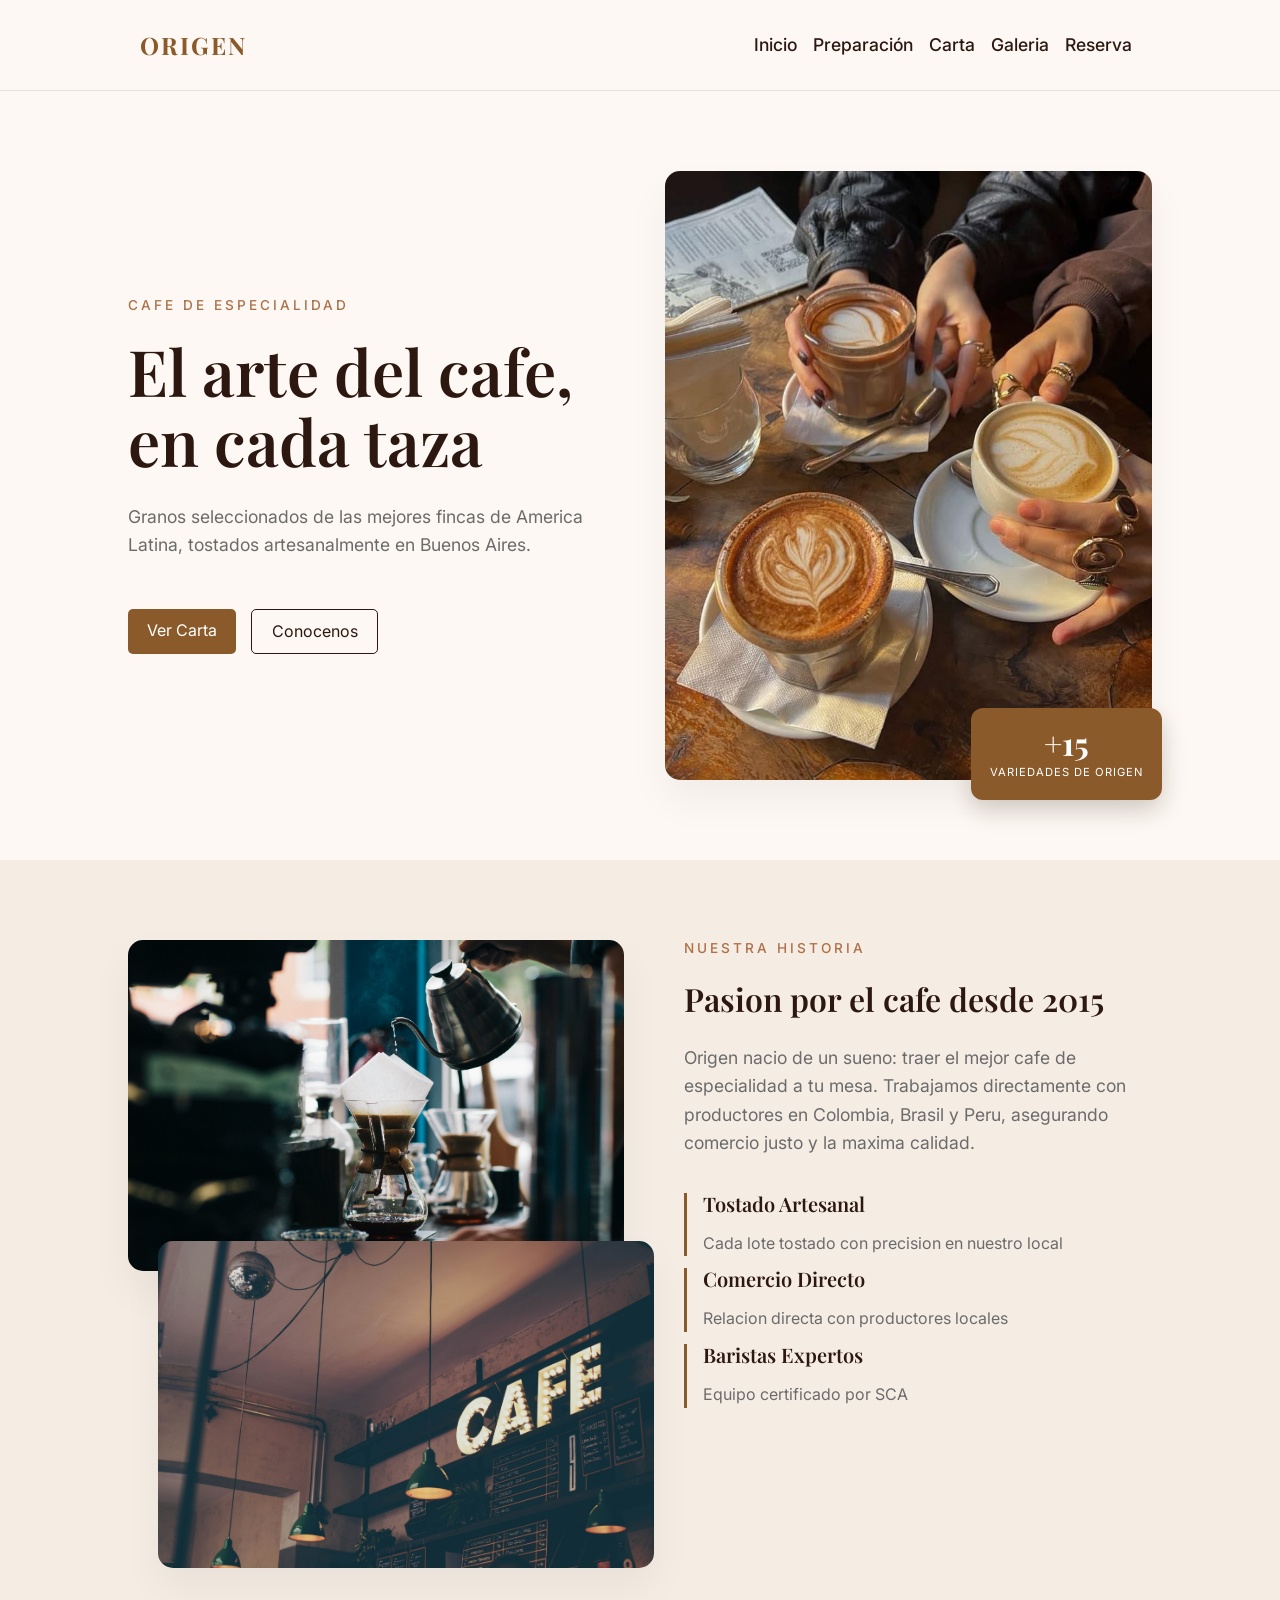
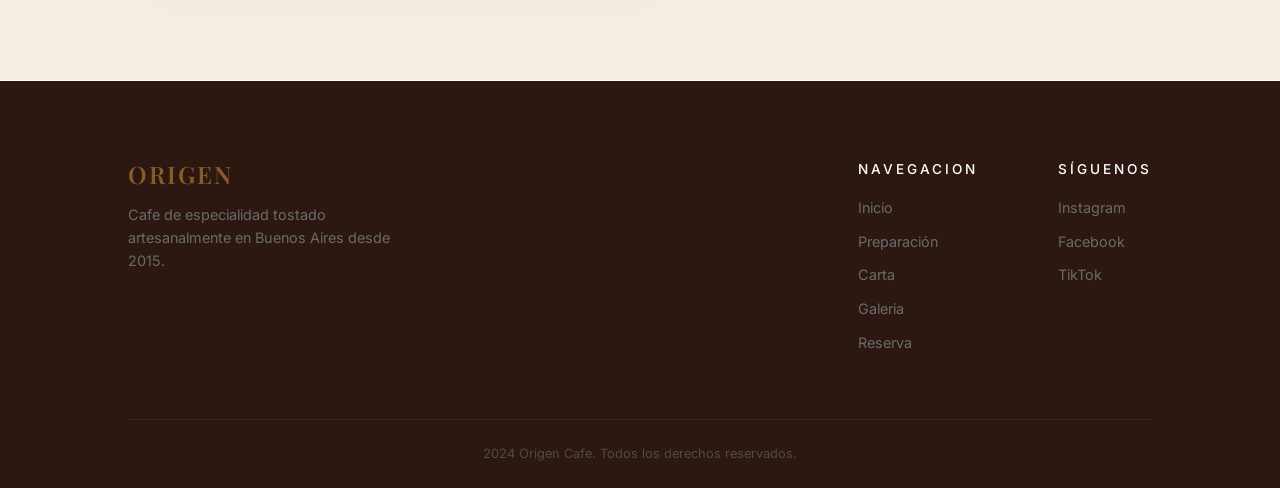
<file: index.html>
<!doctype html>
<html lang="en">
  <head>
    <meta charset="UTF-8" />
    <meta name="viewport" content="width=device-width, initial-scale=1.0" />

    <title>Origen | Café de Especialidad en Buenos Aires</title>
    <meta
      name="description"
      content="Vení a Origen, tu cafetería de especialidad en Buenos Aires. Disfrutá de granos seleccionados de América Latina y nuestro tostado artesanal único."
    />
    <meta
      name="keywords"
      content="café de especialidad, cafetería buenos aires, tostado artesanal, granos de café, barista buenos aires"
    />

    <!-- 1. LINK CANONICAL -->
    <link rel="canonical" href="https://origin-cafe.netlify.app/" />

    <!-- Open Graph: Redes Sociales -->
    <meta property="og:title" content="Origen - Café de Especialidad" />
    <meta
      property="og:description"
      content="Pasión por el café desde 2015. Conocé nuestro tostado artesanal."
    />
    <meta
      property="og:image"
      content="https://origin-cafe.netlify.app/assets/img/inicio-cafe.jpg"
    />
    <meta property="og:url" content="https://origin-cafe.netlify.app/" />
    <meta property="og:type" content="website" />

    <!-- Favicon -->
    <link rel="icon" type="image/png" href="./assets/img/favicon.png" />

    <link
      href="https://cdn.jsdelivr.net/npm/bootstrap@5.3.3/dist/css/bootstrap.min.css"
      rel="stylesheet"
    />
    <link rel="preconnect" href="https://fonts.googleapis.com" />
    <link rel="preconnect" href="https://fonts.gstatic.com" crossorigin />
    <link
      href="https://fonts.googleapis.com/css2?family=Inter:wght@400;700&family=Playfair+Display:wght@700&display=swap"
      rel="stylesheet"
    />
    <link rel="stylesheet" href="./css/styles.css" />
  </head>
  <body>
    <header>
      <nav class="navbar navbar-expand-lg index-header-superior">
        <div class="container-fluid">
          <!-- 1. Logo -->
          <a class="logo" href="./index.html">Origen</a>

          <!-- 2. Botón Reservar (SOLO MÓVIL) + Hamburguesa -->
          <!-- 'd-lg-none' hace que desaparezca cuando la pantalla es grande -->
          <div class="d-flex align-items-center ms-auto">
            <a
              href="./pages/reserva.html"
              class="boton-marron me-2 d-lg-none"
              style="
                text-decoration: none;
                padding: 0.5rem 1rem;
                font-size: 0.9rem;
              "
            >
              Reservar
            </a>

            <button
              class="navbar-toggler border-0 shadow-none"
              type="button"
              data-bs-toggle="collapse"
              data-bs-target="#navbarNav"
            >
              <span class="navbar-toggler-icon"></span>
            </button>
          </div>

          <!-- 3. Menú de navegación (Escritorio y Móvil) -->
          <div class="collapse navbar-collapse" id="navbarNav">
            <ul class="navbar-nav ms-auto align-items-center">
              <li class="nav-item"><a class="nav-link" href="#">Inicio</a></li>
              <li class="nav-item">
                <a class="nav-link" href="./pages/preparacion.html"
                  >Preparación</a
                >
              </li>
              <li class="nav-item">
                <a class="nav-link" href="./pages/carta.html">Carta</a>
              </li>
              <li class="nav-item">
                <a class="nav-link" href="./pages/galeria.html">Galeria</a>
              </li>
              <!-- En escritorio, la gente reserva desde acá -->
              <li class="nav-item">
                <a class="nav-link" href="./pages/reserva.html">Reserva</a>
              </li>
            </ul>
          </div>
        </div>
      </nav>

      <section class="index-header-inferior animacion-seccion">
        <div class="index-header-inicio">
          <h4>Cafe de Especialidad</h4>
          <h1>El arte del cafe, en cada taza</h1>
          <p>
            Granos seleccionados de las mejores fincas de America Latina,
            tostados artesanalmente en Buenos Aires.
          </p>
          <div class="index-header-botones">
            <a href="./pages/carta.html" class="boton-marron">Ver Carta</a>
            <a href="./pages/preparacion.html" class="boton-blanco"
              >Conocenos</a
            >
          </div>
        </div>
        <div class="index-header-fotos">
          <img
            src="./assets/img/inicio-cafe.jpg"
            alt="Café de origen en taza"
          />
          <div class="badge-custom">
            <span class="badge-numero">+15</span>
            <span class="badge-texto">Variedades de origen</span>
          </div>
        </div>
      </section>
    </header>

    <main class="index-main animacion-seccion">
      <div class="index-main-fotos">
        <img
          class="img-barista-preparando"
          src="./assets/img/barista-preparando.jpg"
          alt="Barista preparando café"
        />
        <img
          class="img-interior-cafeteria"
          src="./assets/img/cafeteria-interior.jpg"
          alt="Interior de la cafeteria"
        />
      </div>
      <section class="index-main-historia">
        <h4>Nuestra Historia</h4>
        <h2>Pasion por el cafe desde 2015</h2>
        <p>
          Origen nacio de un sueno: traer el mejor cafe de especialidad a tu
          mesa. Trabajamos directamente con productores en Colombia, Brasil y
          Peru, asegurando comercio justo y la maxima calidad.
        </p>
        <article>
          <h3>Tostado Artesanal</h3>
          <p>Cada lote tostado con precision en nuestro local</p>
        </article>
        <article>
          <h3>Comercio Directo</h3>
          <p>Relacion directa con productores locales</p>
        </article>
        <article>
          <h3>Baristas Expertos</h3>
          <p>Equipo certificado por SCA</p>
        </article>
      </section>
    </main>

    <footer>
      <section class="index-footer-navegacion">
        <div class="footer-descripcion">
          <h3 class="h3-footer">Origen</h3>
          <p>
            Cafe de especialidad tostado artesanalmente en Buenos Aires desde
            2015.
          </p>
        </div>
        <section class="footer-links">
          <div>
            <h4 class="h4-footer">Navegacion</h4>
            <ul>
              <li><a class="footer-link" href="#">Inicio</a></li>
              <li>
                <a class="footer-link" href="./pages/preparacion.html"
                  >Preparación</a
                >
              </li>
              <li>
                <a class="footer-link" href="./pages/carta.html">Carta</a>
              </li>
              <li>
                <a class="footer-link" href="./pages/galeria.html">Galeria</a>
              </li>
              <li>
                <a class="footer-link" href="./pages/reserva.html">Reserva</a>
              </li>
            </ul>
          </div>
          <div>
            <h4 class="h4-footer">Síguenos</h4>
            <ul>
              <li>
                <a
                  class="footer-link"
                  href="https://www.instagram.com/origencafe/"
                  >Instagram</a
                >
              </li>
              <li>
                <a
                  class="footer-link"
                  href="https://www.facebook.com/origencafe/"
                  >Facebook</a
                >
              </li>
              <li>
                <a class="footer-link" href="https://www.tiktok.com/@origencafe"
                  >TikTok</a
                >
              </li>
            </ul>
          </div>
        </section>
      </section>
      <section class="index-footer-derechos">
        <p>2024 Origen Cafe. Todos los derechos reservados.</p>
      </section>
    </footer>

    <script src="https://cdn.jsdelivr.net/npm/bootstrap@5.3.3/dist/js/bootstrap.bundle.min.js"></script>
  </body>
</html>
</file>
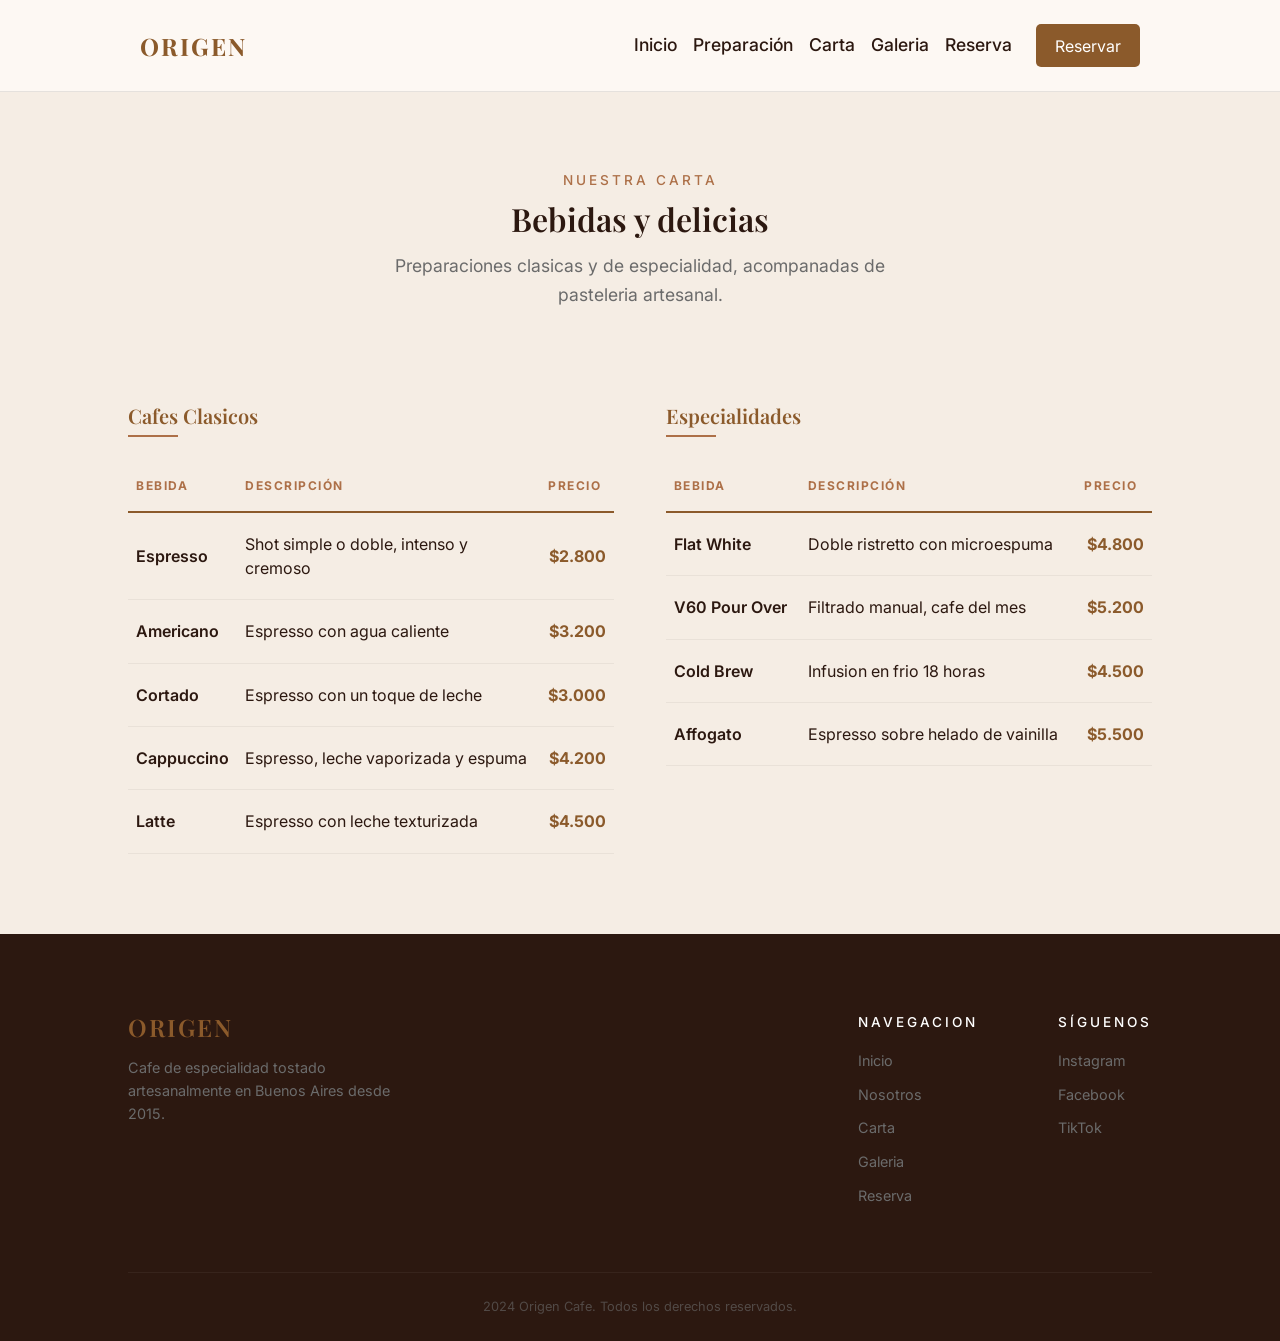
<file: carta.html>
<!doctype html>
<html lang="en">
  <head>
    <meta charset="UTF-8" />
    <meta name="viewport" content="width=device-width, initial-scale=1.0" />
    <title>Origen - Café de Especialidad</title>
    <link
      href="https://cdn.jsdelivr.net/npm/bootstrap@5.3.3/dist/css/bootstrap.min.css"
      rel="stylesheet"
    />
    <link rel="preconnect" href="https://fonts.googleapis.com" />
    <link rel="preconnect" href="https://fonts.gstatic.com" crossorigin />
    <link
      href="https://fonts.googleapis.com/css2?family=Inter:wght@400;700&family=Playfair+Display:wght@700&display=swap"
      rel="stylesheet"
    />
    <link rel="stylesheet" href="./css/styles.css" />
  </head>
  <body>
    <header>
      <nav class="navbar navbar-expand-lg index-header-superior">
        <div class="container-fluid">
          <a class="logo" href="#">Origen</a>

          <button
            class="navbar-toggler border-0 shadow-none"
            type="button"
            data-bs-toggle="collapse"
            data-bs-target="#navbarNav"
          >
            <span class="navbar-toggler-icon"></span>
          </button>

          <div class="collapse navbar-collapse" id="navbarNav">
            <ul class="navbar-nav ms-auto align-items-center">
              <li class="nav-item">
                <a class="nav-link" href="./index.html">Inicio</a>
              </li>
              <li class="nav-item">
                <a class="nav-link" href="./preparacion.html">Preparación</a>
              </li>
              <li class="nav-item">
                <a class="nav-link" href="./carta.html">Carta</a>
              </li>
              <li class="nav-item">
                <a class="nav-link" href="./galeria.html">Galeria</a>
              </li>
              <li class="nav-item">
                <a class="nav-link" href="./reserva.html">Reserva</a>
              </li>
              <li class="nav-item">
                <button class="boton-marron ms-lg-3">Reservar</button>
              </li>
            </ul>
          </div>
        </div>
      </nav>
    </header>

    <main class="carta-main">
      <section>
        <h4>Nuestra Carta</h4>
        <h2>Bebidas y delicias</h2>
        <p>
          Preparaciones clasicas y de especialidad, acompanadas de pasteleria
          artesanal.
        </p>
      </section>
      <section class="section-menu">
        <div>
          <h3 class="carta-titulo">Cafes Clasicos</h3>
          <table class="table">
            <thead>
              <tr>
                <th scope="col">Bebida</th>
                <th scope="col">Descripción</th>
                <th scope="col">Precio</th>
              </tr>
            </thead>
            <tbody>
              <tr>
                <td>Espresso</td>
                <td>Shot simple o doble, intenso y cremoso</td>
                <td>$2.800</td>
              </tr>
              <tr>
                <td>Americano</td>
                <td>Espresso con agua caliente</td>
                <td>$3.200</td>
              </tr>
              <tr>
                <td>Cortado</td>
                <td>Espresso con un toque de leche</td>
                <td>$3.000</td>
              </tr>
              <tr>
                <td>Cappuccino</td>
                <td>Espresso, leche vaporizada y espuma</td>
                <td>$4.200</td>
              </tr>
              <tr>
                <td>Latte</td>
                <td>Espresso con leche texturizada</td>
                <td>$4.500</td>
              </tr>
            </tbody>
          </table>
        </div>
        <div>
          <h3 class="carta-titulo">Especialidades</h3>
          <table class="table">
            <thead>
              <tr>
                <th scope="col">Bebida</th>
                <th scope="col">Descripción</th>
                <th scope="col">Precio</th>
              </tr>
            </thead>
            <tbody>
              <tr>
                <td>Flat White</td>
                <td>Doble ristretto con microespuma</td>
                <td>$4.800</td>
              </tr>
              <tr>
                <td>V60 Pour Over</td>
                <td>Filtrado manual, cafe del mes</td>
                <td>$5.200</td>
              </tr>
              <tr>
                <td>Cold Brew</td>
                <td>Infusion en frio 18 horas</td>
                <td>$4.500</td>
              </tr>
              <tr>
                <td>Affogato</td>
                <td>Espresso sobre helado de vainilla</td>
                <td>$5.500</td>
              </tr>
            </tbody>
          </table>
        </div>
      </section>
    </main>

    <footer>
      <section class="index-footer-navegacion">
        <div class="footer-descripcion">
          <h3 class="h3-footer">Origen</h3>
          <p>
            Cafe de especialidad tostado artesanalmente en Buenos Aires desde
            2015.
          </p>
        </div>
        <section class="footer-links">
          <div>
            <h4 class="h4-footer">Navegacion</h4>
            <ul>
              <li><a class="footer-link" href="#">Inicio</a></li>
              <li><a class="footer-link" href="#">Nosotros</a></li>
              <li><a class="footer-link" href="#">Carta</a></li>
              <li><a class="footer-link" href="#">Galeria</a></li>
              <li><a class="footer-link" href="#">Reserva</a></li>
            </ul>
          </div>
          <div>
            <h4 class="h4-footer">Síguenos</h4>
            <ul>
              <li><a class="footer-link" href="#">Instagram</a></li>
              <li><a class="footer-link" href="#">Facebook</a></li>
              <li><a class="footer-link" href="#">TikTok</a></li>
            </ul>
          </div>
        </section>
      </section>
      <section class="index-footer-derechos">
        <p>2024 Origen Cafe. Todos los derechos reservados.</p>
      </section>
    </footer>

    <script src="https://cdn.jsdelivr.net/npm/bootstrap@5.3.3/dist/js/bootstrap.bundle.min.js"></script>
  </body>
</html>
</file>
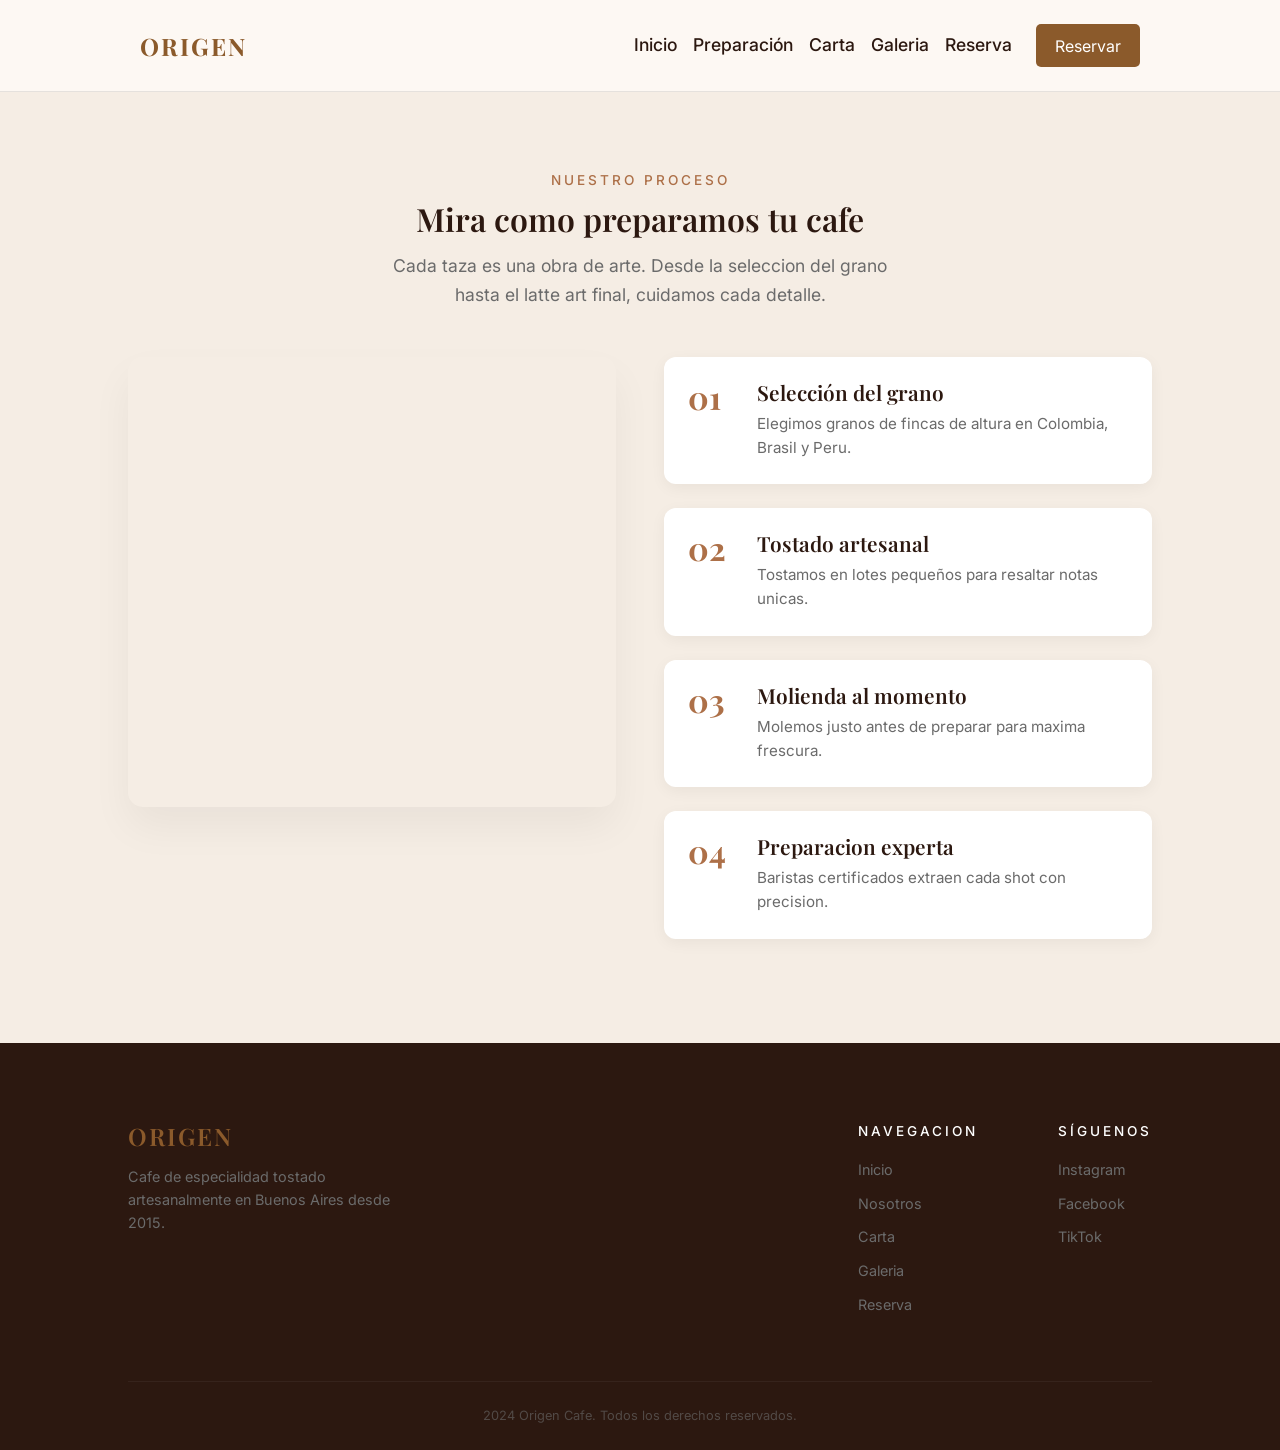
<file: preparacion.html>
<!doctype html>
<html lang="en">
  <head>
    <meta charset="UTF-8" />
    <meta name="viewport" content="width=device-width, initial-scale=1.0" />
    <title>Origen - Café de Especialidad</title>
    <link
      href="https://cdn.jsdelivr.net/npm/bootstrap@5.3.3/dist/css/bootstrap.min.css"
      rel="stylesheet"
    />
    <link rel="preconnect" href="https://fonts.googleapis.com" />
    <link rel="preconnect" href="https://fonts.gstatic.com" crossorigin />
    <link
      href="https://fonts.googleapis.com/css2?family=Inter:wght@400;700&family=Playfair+Display:wght@700&display=swap"
      rel="stylesheet"
    />
    <link rel="stylesheet" href="./css/styles.css" />
  </head>
  <body>
    <header>
      <nav class="navbar navbar-expand-lg index-header-superior">
        <div class="container-fluid">
          <a class="logo" href="#">Origen</a>

          <button
            class="navbar-toggler border-0 shadow-none"
            type="button"
            data-bs-toggle="collapse"
            data-bs-target="#navbarNav"
          >
            <span class="navbar-toggler-icon"></span>
          </button>

          <div class="collapse navbar-collapse" id="navbarNav">
            <ul class="navbar-nav ms-auto align-items-center">
              <li class="nav-item">
                <a class="nav-link" href="./index.html">Inicio</a>
              </li>
              <li class="nav-item">
                <a class="nav-link" href="./preparacion.html">Preparación</a>
              </li>
              <li class="nav-item">
                <a class="nav-link" href="./carta.html">Carta</a>
              </li>
              <li class="nav-item">
                <a class="nav-link" href="./galeria.html">Galeria</a>
              </li>
              <li class="nav-item">
                <a class="nav-link" href="./reserva.html">Reserva</a>
              </li>
              <li class="nav-item">
                <button class="boton-marron ms-lg-3">Reservar</button>
              </li>
            </ul>
          </div>
        </div>
      </nav>
    </header>

    <main class="nosotros-main">
      <section class="nosotros-texto">
        <h4>Nuestro Proceso</h4>
        <h2>Mira como preparamos tu cafe</h2>
        <p>
          Cada taza es una obra de arte. Desde la seleccion del grano hasta el
          latte art final, cuidamos cada detalle.
        </p>
      </section>

      <section class="nosotros-seccion">
        <iframe
          width="560"
          height="315"
          src="https://www.youtube.com/embed/EVfosPGqyv8?si=k_GgeyCTX1N43IEB"
          title="YouTube video player"
          frameborder="0"
          allow="
            accelerometer;
            autoplay;
            clipboard-write;
            encrypted-media;
            gyroscope;
            picture-in-picture;
            web-share;
          "
          referrerpolicy="strict-origin-when-cross-origin"
          allowfullscreen
        ></iframe>
        <div class="cards-preparacion">
          <ol class="lista-proceso">
            <li>
              <span class="numero">01</span>
              <div class="contenido">
                <h3>Selección del grano</h3>
                <p>
                  Elegimos granos de fincas de altura en Colombia, Brasil y
                  Peru.
                </p>
              </div>
            </li>
            <li>
              <span class="numero">02</span>
              <div class="contenido">
                <h3>Tostado artesanal</h3>
                <p>Tostamos en lotes pequeños para resaltar notas unicas.</p>
              </div>
            </li>
            <li>
              <span class="numero">03</span>
              <div class="contenido">
                <h3>Molienda al momento</h3>
                <p>Molemos justo antes de preparar para maxima frescura.</p>
              </div>
            </li>
            <li>
              <span class="numero">04</span>
              <div class="contenido">
                <h3>Preparacion experta</h3>
                <p>Baristas certificados extraen cada shot con precision.</p>
              </div>
            </li>
          </ol>
        </div>
      </section>
    </main>

    <footer>
      <section class="index-footer-navegacion">
        <div class="footer-descripcion">
          <h3 class="h3-footer">Origen</h3>
          <p>
            Cafe de especialidad tostado artesanalmente en Buenos Aires desde
            2015.
          </p>
        </div>
        <section class="footer-links">
          <div>
            <h4 class="h4-footer">Navegacion</h4>
            <ul>
              <li><a class="footer-link" href="#">Inicio</a></li>
              <li><a class="footer-link" href="#">Nosotros</a></li>
              <li><a class="footer-link" href="#">Carta</a></li>
              <li><a class="footer-link" href="#">Galeria</a></li>
              <li><a class="footer-link" href="#">Reserva</a></li>
            </ul>
          </div>
          <div>
            <h4 class="h4-footer">Síguenos</h4>
            <ul>
              <li><a class="footer-link" href="#">Instagram</a></li>
              <li><a class="footer-link" href="#">Facebook</a></li>
              <li><a class="footer-link" href="#">TikTok</a></li>
            </ul>
          </div>
        </section>
      </section>
      <section class="index-footer-derechos">
        <p>2024 Origen Cafe. Todos los derechos reservados.</p>
      </section>
    </footer>

    <script src="https://cdn.jsdelivr.net/npm/bootstrap@5.3.3/dist/js/bootstrap.bundle.min.js"></script>
  </body>
</html>
</file>
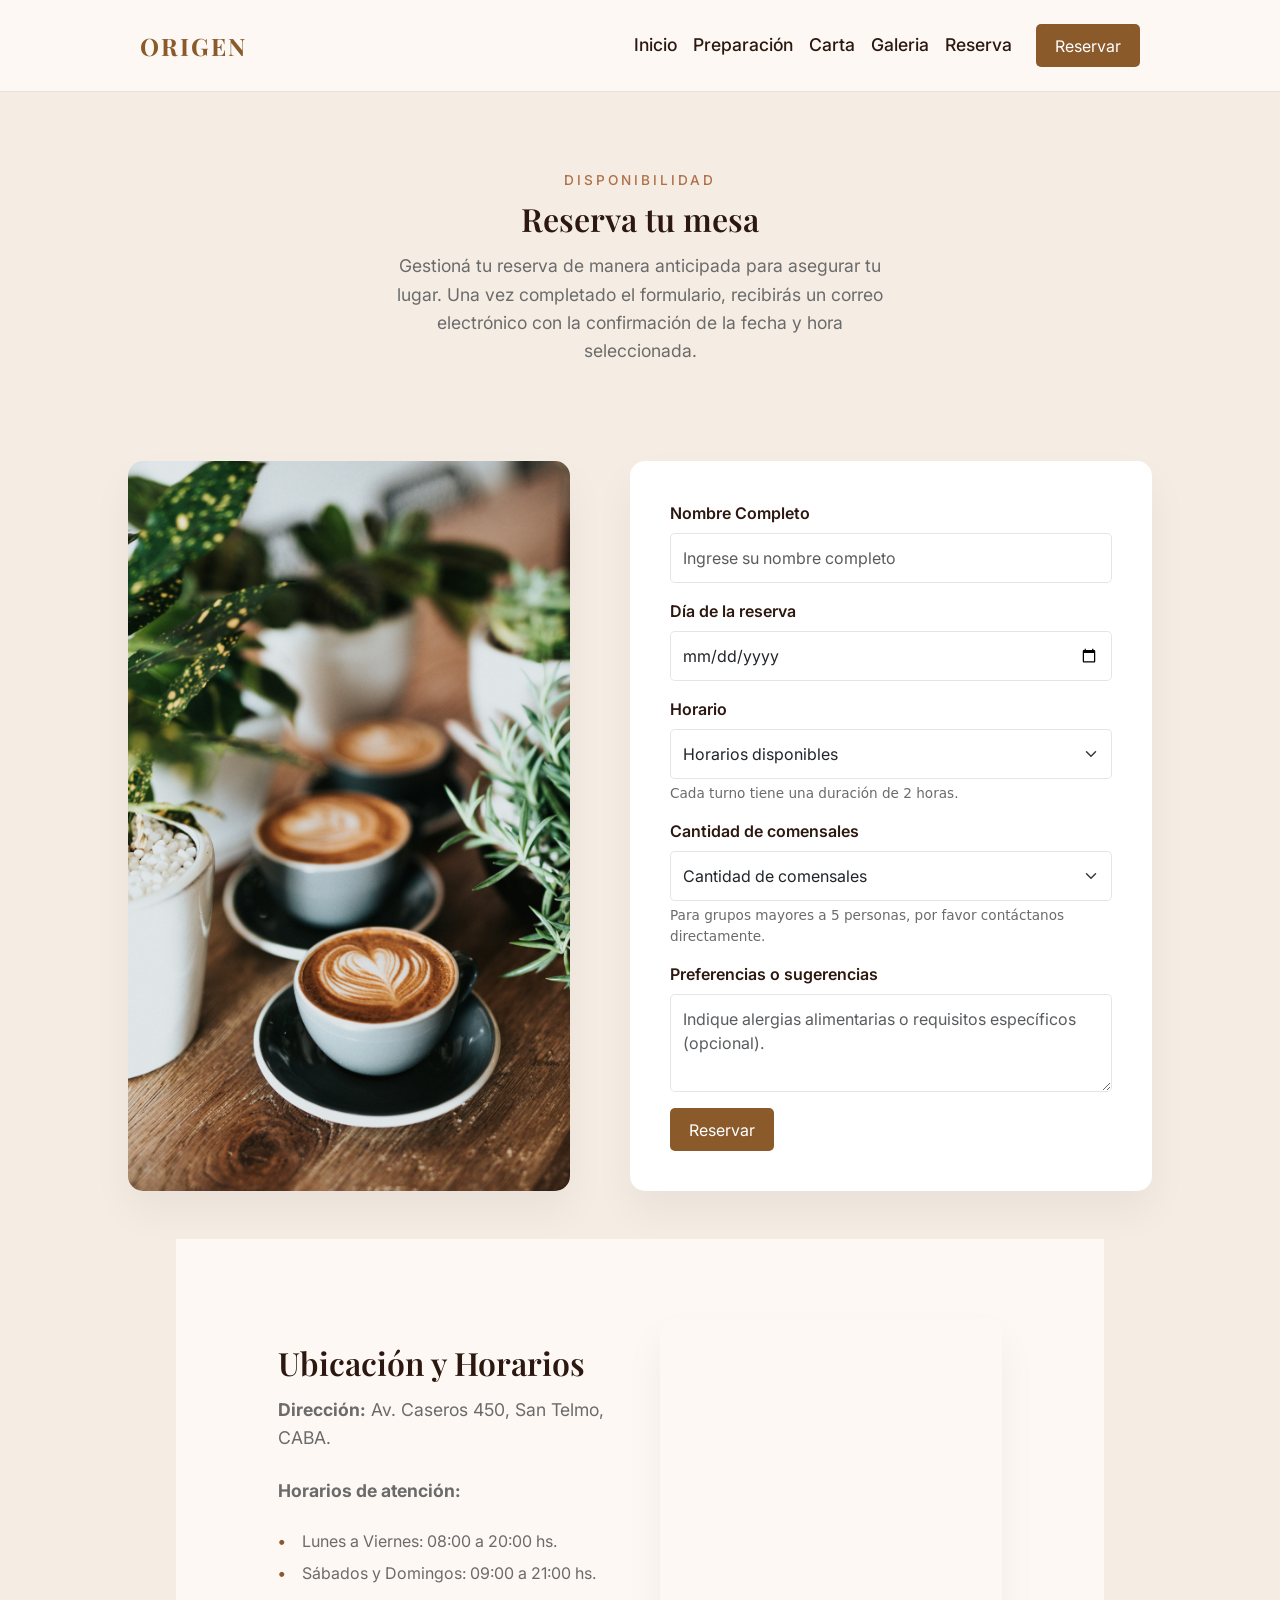
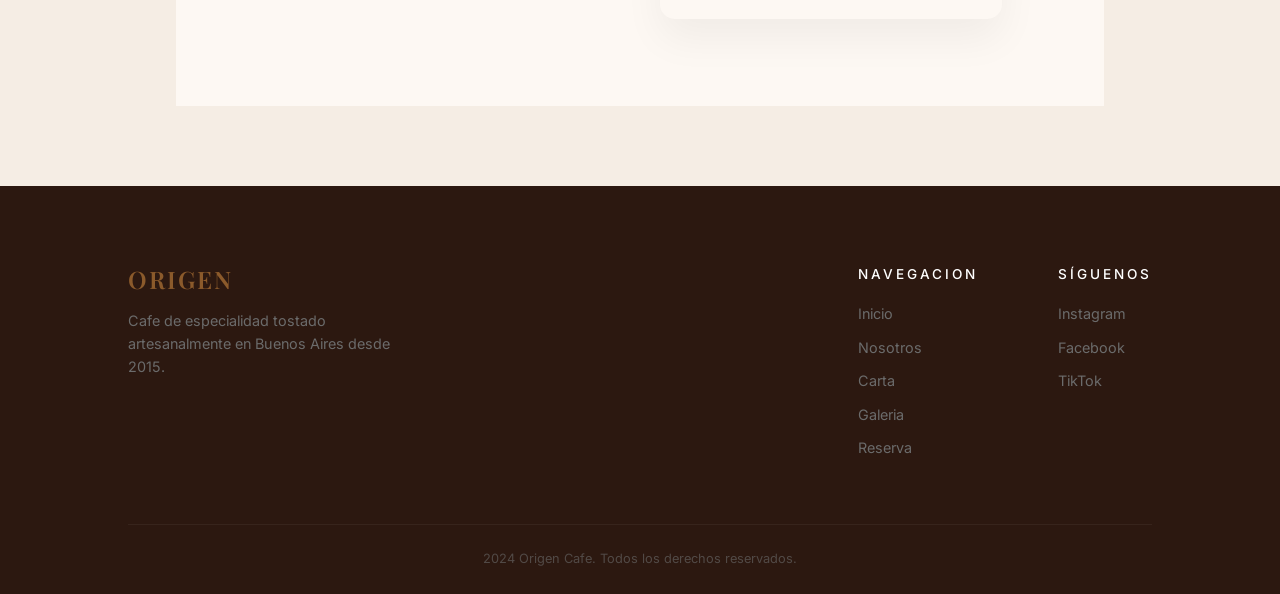
<file: reserva.html>
<!doctype html>
<html lang="en">
  <head>
    <meta charset="UTF-8" />
    <meta name="viewport" content="width=device-width, initial-scale=1.0" />
    <title>Origen - Café de Especialidad</title>
    <link
      href="https://cdn.jsdelivr.net/npm/bootstrap@5.3.3/dist/css/bootstrap.min.css"
      rel="stylesheet"
    />
    <link rel="preconnect" href="https://fonts.googleapis.com" />
    <link rel="preconnect" href="https://fonts.gstatic.com" crossorigin />
    <link
      href="https://fonts.googleapis.com/css2?family=Inter:wght@400;700&family=Playfair+Display:wght@700&display=swap"
      rel="stylesheet"
    />
    <link rel="stylesheet" href="./css/styles.css" />
  </head>
  <body>
    <header>
      <nav class="navbar navbar-expand-lg index-header-superior">
        <div class="container-fluid">
          <a class="logo" href="#">Origen</a>

          <button
            class="navbar-toggler border-0 shadow-none"
            type="button"
            data-bs-toggle="collapse"
            data-bs-target="#navbarNav"
          >
            <span class="navbar-toggler-icon"></span>
          </button>

          <div class="collapse navbar-collapse" id="navbarNav">
            <ul class="navbar-nav ms-auto align-items-center">
              <li class="nav-item">
                <a class="nav-link" href="./index.html">Inicio</a>
              </li>
              <li class="nav-item">
                <a class="nav-link" href="./preparacion.html">Preparación</a>
              </li>
              <li class="nav-item">
                <a class="nav-link" href="./carta.html">Carta</a>
              </li>
              <li class="nav-item">
                <a class="nav-link" href="./galeria.html">Galeria</a>
              </li>
              <li class="nav-item">
                <a class="nav-link" href="./reserva.html">Reserva</a>
              </li>
              <li class="nav-item">
                <button class="boton-marron ms-lg-3">Reservar</button>
              </li>
            </ul>
          </div>
        </div>
      </nav>
    </header>

    <main class="reserva-main">
      <section class="reserva-hero">
        <h4>Disponibilidad</h4>
        <h2>Reserva tu mesa</h2>
        <p>
          Gestioná tu reserva de manera anticipada para asegurar tu lugar. Una
          vez completado el formulario, recibirás un correo electrónico con la
          confirmación de la fecha y hora seleccionada.
        </p>
      </section>
      <section class="reserva-section">
        <div class="reserva-imagen">
          <img src="./assets/img/cafe-formulario.jpg" alt="Tazas de cafe" />
        </div>
        <div class="reserva-formulario">
          <form>
            <div class="mb-3">
              <label for="Nombre" class="form-label">Nombre Completo</label>
              <input
                type="text"
                class="form-control"
                id="Nombre"
                placeholder="Ingrese su nombre completo"
              />
            </div>

            <div class="mb-3">
              <label for="Fecha" class="form-label">Día de la reserva</label>
              <input type="date" class="form-control" id="Fecha" />
            </div>

            <div class="mb-3">
              <label for="Horario" class="form-label">Horario</label>
              <select
                class="form-select"
                id="Horario"
                aria-describedby="horarioHelpBlock"
              >
                <option selected>Horarios disponibles</option>
                <option value="1">08:00 a 10:00</option>
                <option value="2">10:00 a 12:00</option>
                <option value="3">16:00 a 18:00</option>
                <option value="4">18:00 a 20:00</option>
              </select>
              <div id="horarioHelpBlock" class="form-text">
                Cada turno tiene una duración de 2 horas.
              </div>
            </div>

            <div class="mb-3">
              <label for="Comensales" class="form-label"
                >Cantidad de comensales</label
              >
              <select
                class="form-select"
                id="Comensales"
                aria-describedby="comensalesHelpBlock"
              >
                <option selected>Cantidad de comensales</option>
                <option value="1">1 persona</option>
                <option value="2">2 personas</option>
                <option value="3">3 personas</option>
                <option value="4">4 personas</option>
                <option value="5">5 personas</option>
                <option value="6">Más de 5 personas</option>
              </select>
              <div id="comensalesHelpBlock" class="form-text">
                Para grupos mayores a 5 personas, por favor contáctanos
                directamente.
              </div>
            </div>

            <div class="mb-3">
              <label for="preferencia" class="form-label"
                >Preferencias o sugerencias</label
              >
              <textarea
                class="form-control"
                id="preferencia"
                rows="3"
                placeholder="Indique alergias alimentarias o requisitos específicos (opcional)."
              ></textarea>
            </div>

            <button type="submit" class="btn boton-marron">Reservar</button>
          </form>
        </div>
      </section>

      <section class="ubicacion">
        <div>
          <h2>Ubicación y Horarios</h2>
          <p><strong>Dirección:</strong> Av. Caseros 450, San Telmo, CABA.</p>
          <p class="texto-ubicacion"><strong>Horarios de atención:</strong></p>
          <ul>
            <li>Lunes a Viernes: 08:00 a 20:00 hs.</li>
            <li>Sábados y Domingos: 09:00 a 21:00 hs.</li>
          </ul>
        </div>
        <div>
          <iframe
            src="https://www.google.com/maps/embed?pb=!1m18!1m12!1m3!1d3283.1023558829675!2d-58.371779100000005!3d-34.62685359999999!2m3!1f0!2f0!3f0!3m2!1i1024!2i768!4f13.1!3m3!1m2!1s0x95bccb32d4c50513%3A0x946b238c560bca68!2sAv.%20Caseros%20450%2C%20C1152AAN%20Cdad.%20Aut%C3%B3noma%20de%20Buenos%20Aires!5e0!3m2!1ses!2sar!4v1776857555314!5m2!1ses!2sar"
            width="400"
            height="300"
            style="border: 0"
            allowfullscreen=""
            loading="lazy"
            referrerpolicy="no-referrer-when-downgrade"
          ></iframe>
        </div>
      </section>
    </main>

    <footer>
      <section class="index-footer-navegacion">
        <div class="footer-descripcion">
          <h3 class="h3-footer">Origen</h3>
          <p>
            Cafe de especialidad tostado artesanalmente en Buenos Aires desde
            2015.
          </p>
        </div>
        <section class="footer-links">
          <div>
            <h4 class="h4-footer">Navegacion</h4>
            <ul>
              <li><a class="footer-link" href="#">Inicio</a></li>
              <li><a class="footer-link" href="#">Nosotros</a></li>
              <li><a class="footer-link" href="#">Carta</a></li>
              <li><a class="footer-link" href="#">Galeria</a></li>
              <li><a class="footer-link" href="#">Reserva</a></li>
            </ul>
          </div>
          <div>
            <h4 class="h4-footer">Síguenos</h4>
            <ul>
              <li><a class="footer-link" href="#">Instagram</a></li>
              <li><a class="footer-link" href="#">Facebook</a></li>
              <li><a class="footer-link" href="#">TikTok</a></li>
            </ul>
          </div>
        </section>
      </section>
      <section class="index-footer-derechos">
        <p>2024 Origen Cafe. Todos los derechos reservados.</p>
      </section>
    </footer>

    <script src="https://cdn.jsdelivr.net/npm/bootstrap@5.3.3/dist/js/bootstrap.bundle.min.js"></script>
  </body>
</html>
</file>
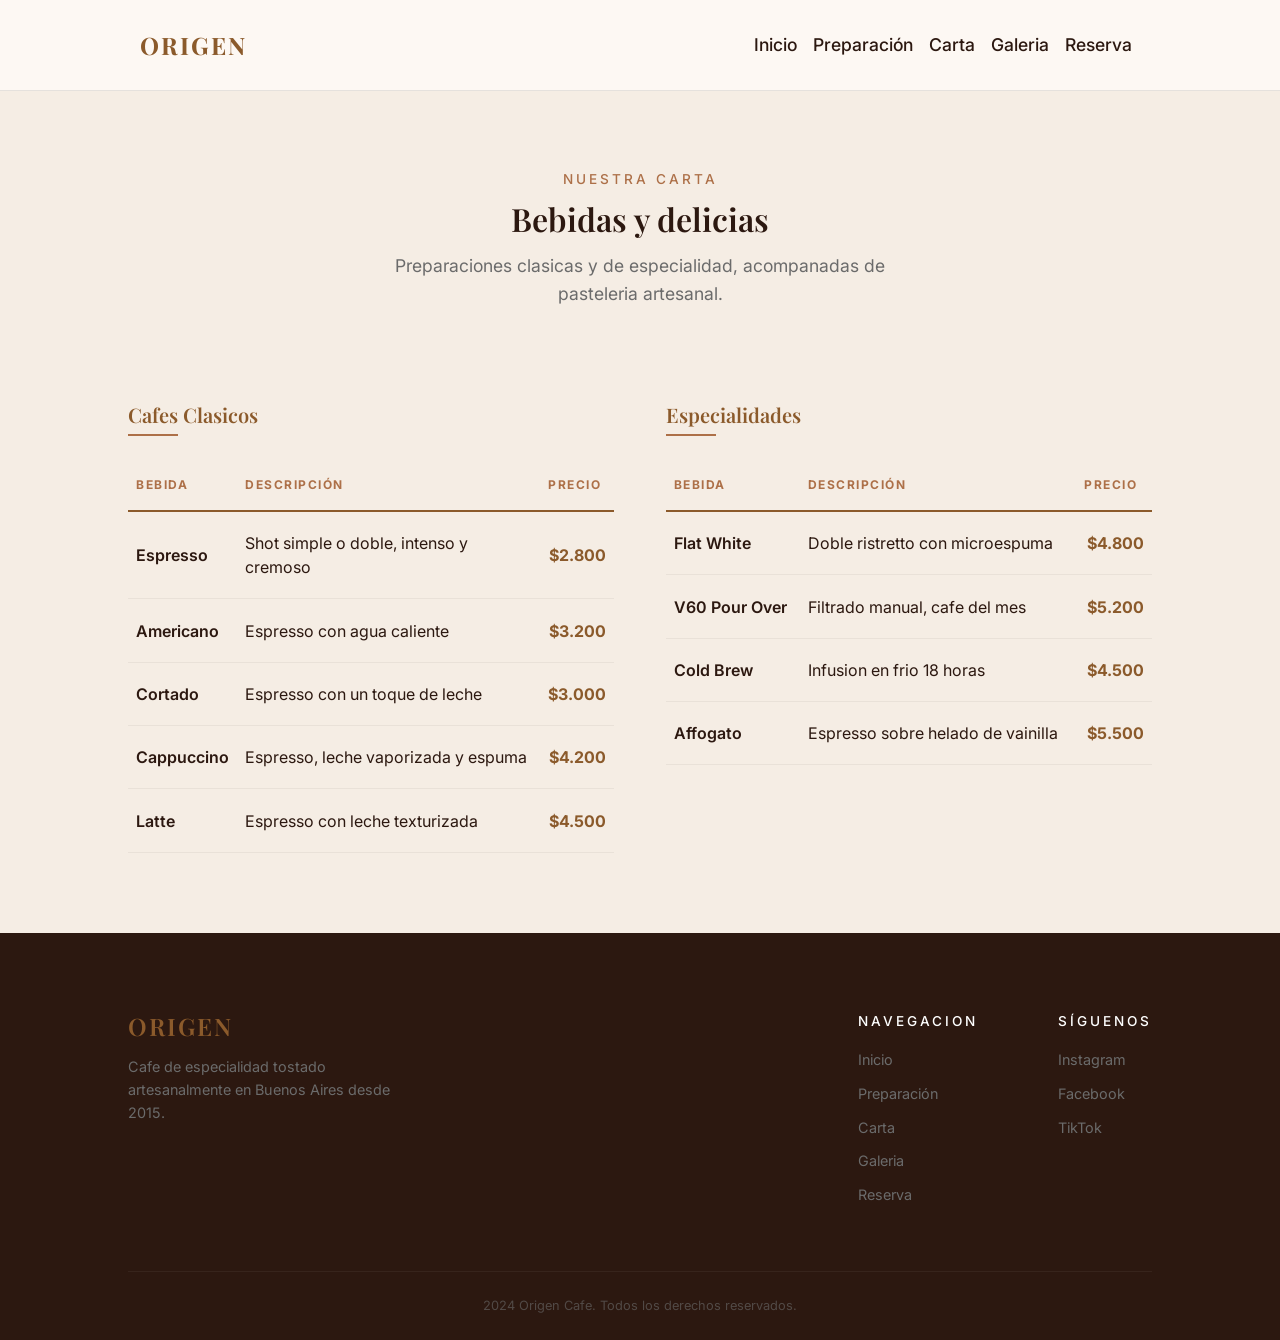
<file: pages/carta.html>
<!doctype html>
<html lang="en">
  <head>
    <meta charset="UTF-8" />
    <meta name="viewport" content="width=device-width, initial-scale=1.0" />
    <!-- SEO Carta -->
    <title>Menú y Especialidades | Origen Café de Especialidad</title>
    <meta
      name="description"
      content="Explorá nuestra carta: Espresso, Flat White, V60 y nuestra pastelería artesanal. Calidad superior en cada grano."
    />
    <meta
      name="keywords"
      content="menú cafetería, precios café especialidad, flat white buenos aires, cold brew, v60 pour over, pastelería artesanal"
    />

    <link
      rel="canonical"
      href="https://origin-cafe.netlify.app/pages/carta.html"
    />

    <meta property="og:title" content="Nuestra Carta - Origen Café" />
    <meta
      property="og:description"
      content="Consultá nuestro menú online: variedades de granos, filtrados y delicias para acompañar."
    />
    <meta
      property="og:image"
      content="https://origin-cafe.netlify.app/assets/img/cafeteria-interior.jpg"
    />
    <meta
      property="og:url"
      content="https://origin-cafe.netlify.app/pages/carta.html"
    />
    <meta property="og:type" content="website" />

    <!-- Favicon -->
    <link rel="icon" type="image/png" href="../assets/img/favicon.png" />
    <link
      href="https://cdn.jsdelivr.net/npm/bootstrap@5.3.3/dist/css/bootstrap.min.css"
      rel="stylesheet"
    />
    <link rel="preconnect" href="https://fonts.googleapis.com" />
    <link rel="preconnect" href="https://fonts.gstatic.com" crossorigin />
    <link
      href="https://fonts.googleapis.com/css2?family=Inter:wght@400;700&family=Playfair+Display:wght@700&display=swap"
      rel="stylesheet"
    />
    <link rel="stylesheet" href="../css/styles.css" />
  </head>
  <body>
    <header>
      <nav class="navbar navbar-expand-lg index-header-superior">
        <div class="container-fluid">
          <!-- 1. Logo -->
          <a class="logo" href="../index.html">Origen</a>

          <!-- 2. Botón Reservar (SOLO MÓVIL) + Hamburguesa -->
          <!-- 'd-lg-none' hace que desaparezca cuando la pantalla es grande -->
          <div class="d-flex align-items-center ms-auto">
            <a
              href="./reserva.html"
              class="boton-marron me-2 d-lg-none"
              style="
                text-decoration: none;
                padding: 0.5rem 1rem;
                font-size: 0.9rem;
              "
            >
              Reservar
            </a>

            <button
              class="navbar-toggler border-0 shadow-none"
              type="button"
              data-bs-toggle="collapse"
              data-bs-target="#navbarNav"
            >
              <span class="navbar-toggler-icon"></span>
            </button>
          </div>

          <!-- 3. Menú de navegación (Escritorio y Móvil) -->
          <div class="collapse navbar-collapse" id="navbarNav">
            <ul class="navbar-nav ms-auto align-items-center">
              <li class="nav-item">
                <a class="nav-link" href="../index.html">Inicio</a>
              </li>
              <li class="nav-item">
                <a class="nav-link" href="./preparacion.html">Preparación</a>
              </li>
              <li class="nav-item">
                <a class="nav-link" href="#">Carta</a>
              </li>
              <li class="nav-item">
                <a class="nav-link" href="./galeria.html">Galeria</a>
              </li>
              <!-- En escritorio, la gente reserva desde acá -->
              <li class="nav-item">
                <a class="nav-link" href="./reserva.html">Reserva</a>
              </li>
            </ul>
          </div>
        </div>
      </nav>
    </header>

    <main class="carta-main">
      <section>
        <h4>Nuestra Carta</h4>
        <h2>Bebidas y delicias</h2>
        <p>
          Preparaciones clasicas y de especialidad, acompanadas de pasteleria
          artesanal.
        </p>
      </section>
      <section class="section-menu">
        <div>
          <h3 class="carta-titulo">Cafes Clasicos</h3>
          <table class="table">
            <thead>
              <tr>
                <th scope="col">Bebida</th>
                <th scope="col">Descripción</th>
                <th scope="col">Precio</th>
              </tr>
            </thead>
            <tbody>
              <tr>
                <td>Espresso</td>
                <td>Shot simple o doble, intenso y cremoso</td>
                <td>$2.800</td>
              </tr>
              <tr>
                <td>Americano</td>
                <td>Espresso con agua caliente</td>
                <td>$3.200</td>
              </tr>
              <tr>
                <td>Cortado</td>
                <td>Espresso con un toque de leche</td>
                <td>$3.000</td>
              </tr>
              <tr>
                <td>Cappuccino</td>
                <td>Espresso, leche vaporizada y espuma</td>
                <td>$4.200</td>
              </tr>
              <tr>
                <td>Latte</td>
                <td>Espresso con leche texturizada</td>
                <td>$4.500</td>
              </tr>
            </tbody>
          </table>
        </div>
        <div>
          <h3 class="carta-titulo">Especialidades</h3>
          <table class="table">
            <thead>
              <tr>
                <th scope="col">Bebida</th>
                <th scope="col">Descripción</th>
                <th scope="col">Precio</th>
              </tr>
            </thead>
            <tbody>
              <tr>
                <td>Flat White</td>
                <td>Doble ristretto con microespuma</td>
                <td>$4.800</td>
              </tr>
              <tr>
                <td>V60 Pour Over</td>
                <td>Filtrado manual, cafe del mes</td>
                <td>$5.200</td>
              </tr>
              <tr>
                <td>Cold Brew</td>
                <td>Infusion en frio 18 horas</td>
                <td>$4.500</td>
              </tr>
              <tr>
                <td>Affogato</td>
                <td>Espresso sobre helado de vainilla</td>
                <td>$5.500</td>
              </tr>
            </tbody>
          </table>
        </div>
      </section>
    </main>

    <footer>
      <section class="index-footer-navegacion">
        <div class="footer-descripcion">
          <h3 class="h3-footer">Origen</h3>
          <p>
            Cafe de especialidad tostado artesanalmente en Buenos Aires desde
            2015.
          </p>
        </div>
        <section class="footer-links">
          <div>
            <h4 class="h4-footer">Navegacion</h4>
            <ul>
              <li><a class="footer-link" href="../index.html">Inicio</a></li>
              <li>
                <a class="footer-link" href="./preparacion.html">Preparación</a>
              </li>
              <li><a class="footer-link" href="#">Carta</a></li>
              <li><a class="footer-link" href="./galeria.html">Galeria</a></li>
              <li><a class="footer-link" href="./reserva.html">Reserva</a></li>
            </ul>
          </div>
          <div>
            <h4 class="h4-footer">Síguenos</h4>
            <ul>
              <li>
                <a
                  class="footer-link"
                  href="https://www.instagram.com/origencafe/"
                  >Instagram</a
                >
              </li>
              <li>
                <a
                  class="footer-link"
                  href="https://www.facebook.com/origencafe/"
                  >Facebook</a
                >
              </li>
              <li>
                <a class="footer-link" href="https://www.tiktok.com/@origencafe"
                  >TikTok</a
                >
              </li>
            </ul>
          </div>
        </section>
      </section>
      <section class="index-footer-derechos">
        <p>2024 Origen Cafe. Todos los derechos reservados.</p>
      </section>
    </footer>

    <script src="https://cdn.jsdelivr.net/npm/bootstrap@5.3.3/dist/js/bootstrap.bundle.min.js"></script>
  </body>
</html>
</file>
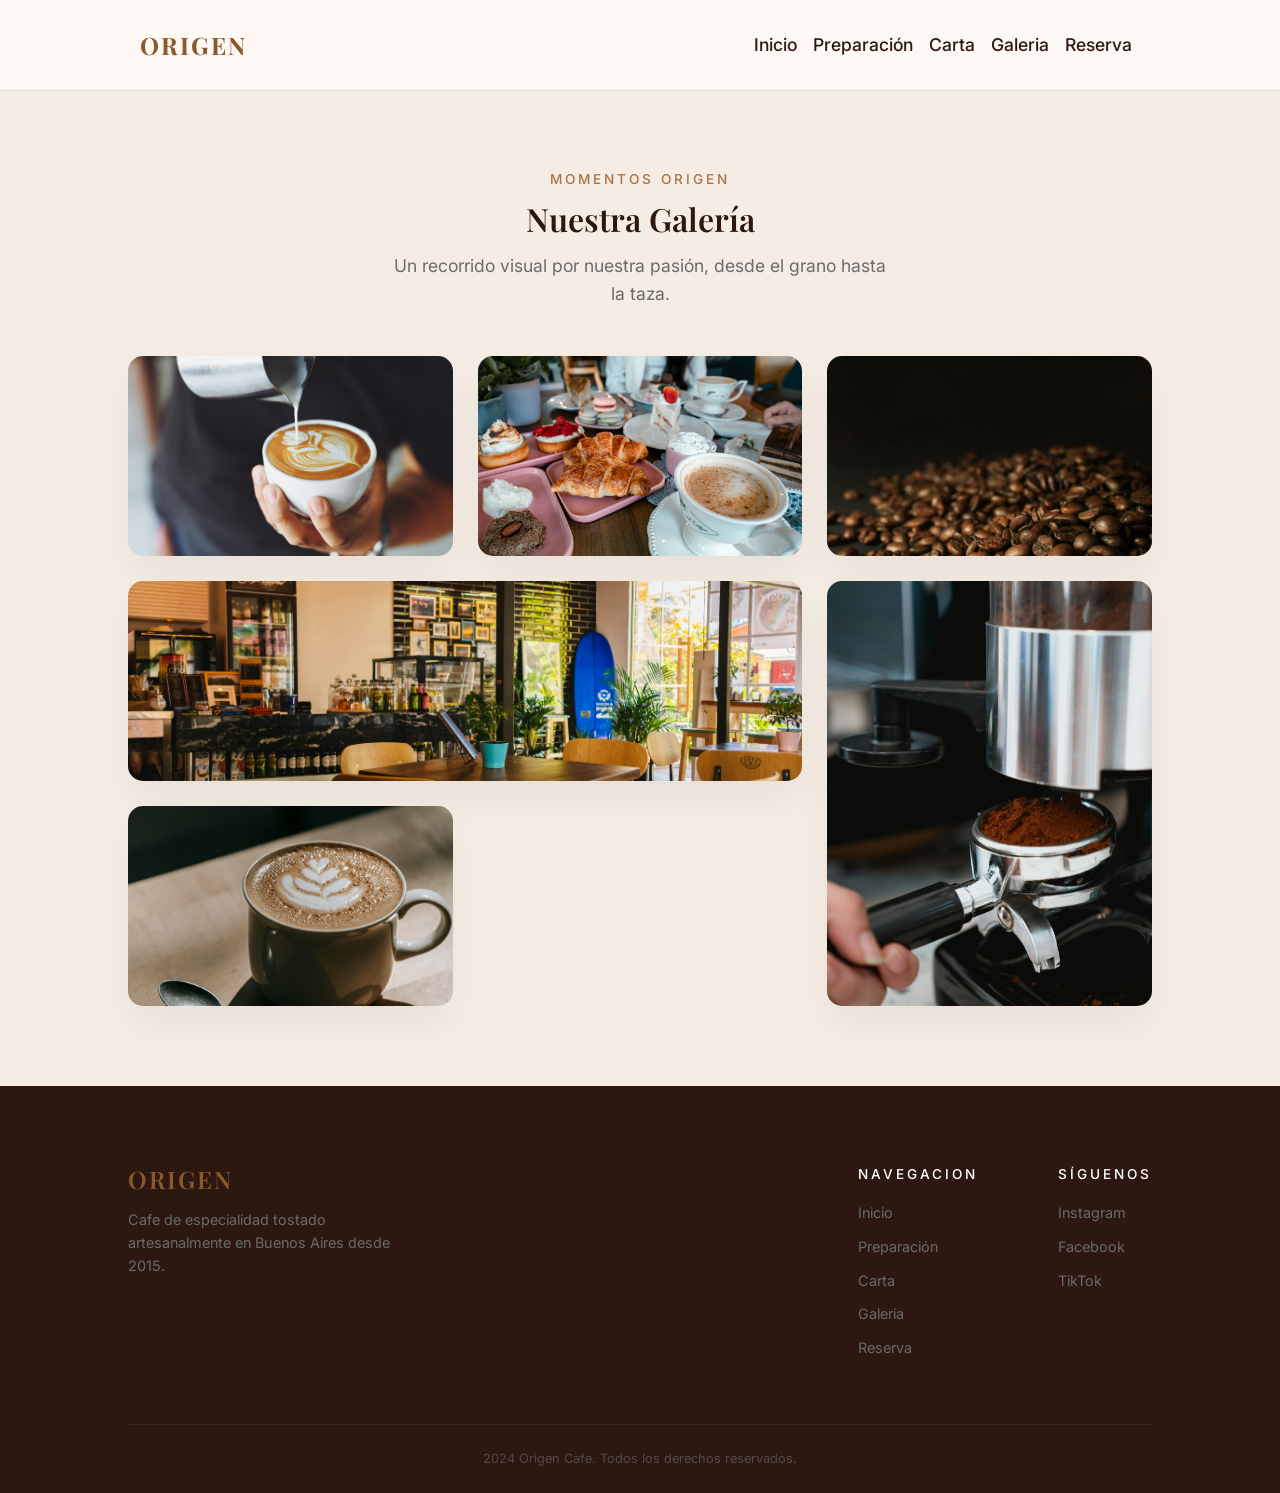
<file: pages/galeria.html>
<!doctype html>
<html lang="en">
  <head>
    <meta charset="UTF-8" />
    <meta name="viewport" content="width=device-width, initial-scale=1.0" />
    <!-- SEO Galería -->
    <title>Galería de Momentos | La Experiencia Origen en Fotos</title>
    <meta
      name="description"
      content="Un recorrido visual por nuestro local en San Telmo, el arte latte y nuestra pasión por el café de especialidad."
    />
    <meta
      name="keywords"
      content="fotos cafetería, arte latte, fotos café de especialidad, ambiente origen café, galería de café"
    />

    <link
      rel="canonical"
      href="https://origin-cafe.netlify.app/pages/galeria.html"
    />

    <meta property="og:title" content="Galería de Fotos - Origen Café" />
    <meta
      property="og:description"
      content="Un espacio pensado para los amantes del buen café. Mirá las fotos de nuestro local."
    />
    <meta
      property="og:image"
      content="https://origin-cafe.netlify.app/assets/img/cafeteria-interior.jpg"
    />
    <meta
      property="og:url"
      content="https://origin-cafe.netlify.app/pages/galeria.html"
    />
    <meta property="og:type" content="website" />

    <link rel="icon" type="image/png" href="../assets/img/favicon.png" />
    <link
      href="https://cdn.jsdelivr.net/npm/bootstrap@5.3.3/dist/css/bootstrap.min.css"
      rel="stylesheet"
    />
    <link rel="preconnect" href="https://fonts.googleapis.com" />
    <link rel="preconnect" href="https://fonts.gstatic.com" crossorigin />
    <link
      href="https://fonts.googleapis.com/css2?family=Inter:wght@400;700&family=Playfair+Display:wght@700&display=swap"
      rel="stylesheet"
    />
    <link rel="stylesheet" href="../css/styles.css" />
  </head>
  <body>
    <header>
      <nav class="navbar navbar-expand-lg index-header-superior">
        <div class="container-fluid">
          <!-- 1. Logo -->
          <a class="logo" href="../index.html">Origen</a>

          <!-- 2. Botón Reservar (SOLO MÓVIL) + Hamburguesa -->
          <!-- 'd-lg-none' hace que desaparezca cuando la pantalla es grande -->
          <div class="d-flex align-items-center ms-auto">
            <a
              href="./reserva.html"
              class="boton-marron me-2 d-lg-none"
              style="
                text-decoration: none;
                padding: 0.5rem 1rem;
                font-size: 0.9rem;
              "
            >
              Reservar
            </a>

            <button
              class="navbar-toggler border-0 shadow-none"
              type="button"
              data-bs-toggle="collapse"
              data-bs-target="#navbarNav"
            >
              <span class="navbar-toggler-icon"></span>
            </button>
          </div>

          <!-- 3. Menú de navegación (Escritorio y Móvil) -->
          <div class="collapse navbar-collapse" id="navbarNav">
            <ul class="navbar-nav ms-auto align-items-center">
              <li class="nav-item">
                <a class="nav-link" href="../index.html">Inicio</a>
              </li>
              <li class="nav-item">
                <a class="nav-link" href="./preparacion.html">Preparación</a>
              </li>
              <li class="nav-item">
                <a class="nav-link" href="./carta.html">Carta</a>
              </li>
              <li class="nav-item">
                <a class="nav-link" href="#">Galeria</a>
              </li>
              <!-- En escritorio, la gente reserva desde acá -->
              <li class="nav-item">
                <a class="nav-link" href="./reserva.html">Reserva</a>
              </li>
            </ul>
          </div>
        </div>
      </nav>
    </header>

    <main class="galeria-main">
      <section class="galeria-intro">
        <h4>Momentos Origen</h4>
        <h2>Nuestra Galería</h2>
        <p>
          Un recorrido visual por nuestra pasión, desde el grano hasta la taza.
        </p>
      </section>

      <section class="galeria-grid">
        <div class="galeria-item">
          <img src="../assets/img/cafe-latte-art.jpg" alt="Café latte art" />
        </div>
        <div class="galeria-item">
          <img src="../assets/img/mesa-cafe.jpg" alt="Mesa con café" />
        </div>
        <div class="galeria-item galeria-item--wide">
          <img src="../assets/img/interior-local.jpg" alt="Interior local" />
        </div>
        <div class="galeria-item">
          <img src="../assets/img/granos-de-cafe.jpg" alt="Granos de café" />
        </div>
        <div class="galeria-item galeria-item--tall">
          <img src="../assets/img/molienda-fresca.jpg" alt="Molienda fresca" />
        </div>
        <div class="galeria-item">
          <img
            src="../assets/img/taza-de-especialidad.jpg"
            alt="Taza de especialidad"
          />
        </div>
      </section>
    </main>

    <footer>
      <section class="index-footer-navegacion">
        <div class="footer-descripcion">
          <h3 class="h3-footer">Origen</h3>
          <p>
            Cafe de especialidad tostado artesanalmente en Buenos Aires desde
            2015.
          </p>
        </div>
        <section class="footer-links">
          <div>
            <h4 class="h4-footer">Navegacion</h4>
            <ul>
              <li><a class="footer-link" href="../index.html">Inicio</a></li>
              <li>
                <a class="footer-link" href="./preparacion.html">Preparación</a>
              </li>
              <li><a class="footer-link" href="./carta.html">Carta</a></li>
              <li><a class="footer-link" href="#">Galeria</a></li>
              <li><a class="footer-link" href="./reserva.html">Reserva</a></li>
            </ul>
          </div>
          <div>
            <h4 class="h4-footer">Síguenos</h4>
            <ul>
              <li>
                <a
                  class="footer-link"
                  href="https://www.instagram.com/origencafe/"
                  >Instagram</a
                >
              </li>
              <li>
                <a
                  class="footer-link"
                  href="https://www.facebook.com/origencafe/"
                  >Facebook</a
                >
              </li>
              <li>
                <a class="footer-link" href="https://www.tiktok.com/@origencafe"
                  >TikTok</a
                >
              </li>
            </ul>
          </div>
        </section>
      </section>
      <section class="index-footer-derechos">
        <p>2024 Origen Cafe. Todos los derechos reservados.</p>
      </section>
    </footer>

    <script src="https://cdn.jsdelivr.net/npm/bootstrap@5.3.3/dist/js/bootstrap.bundle.min.js"></script>
  </body>
</html>
</file>
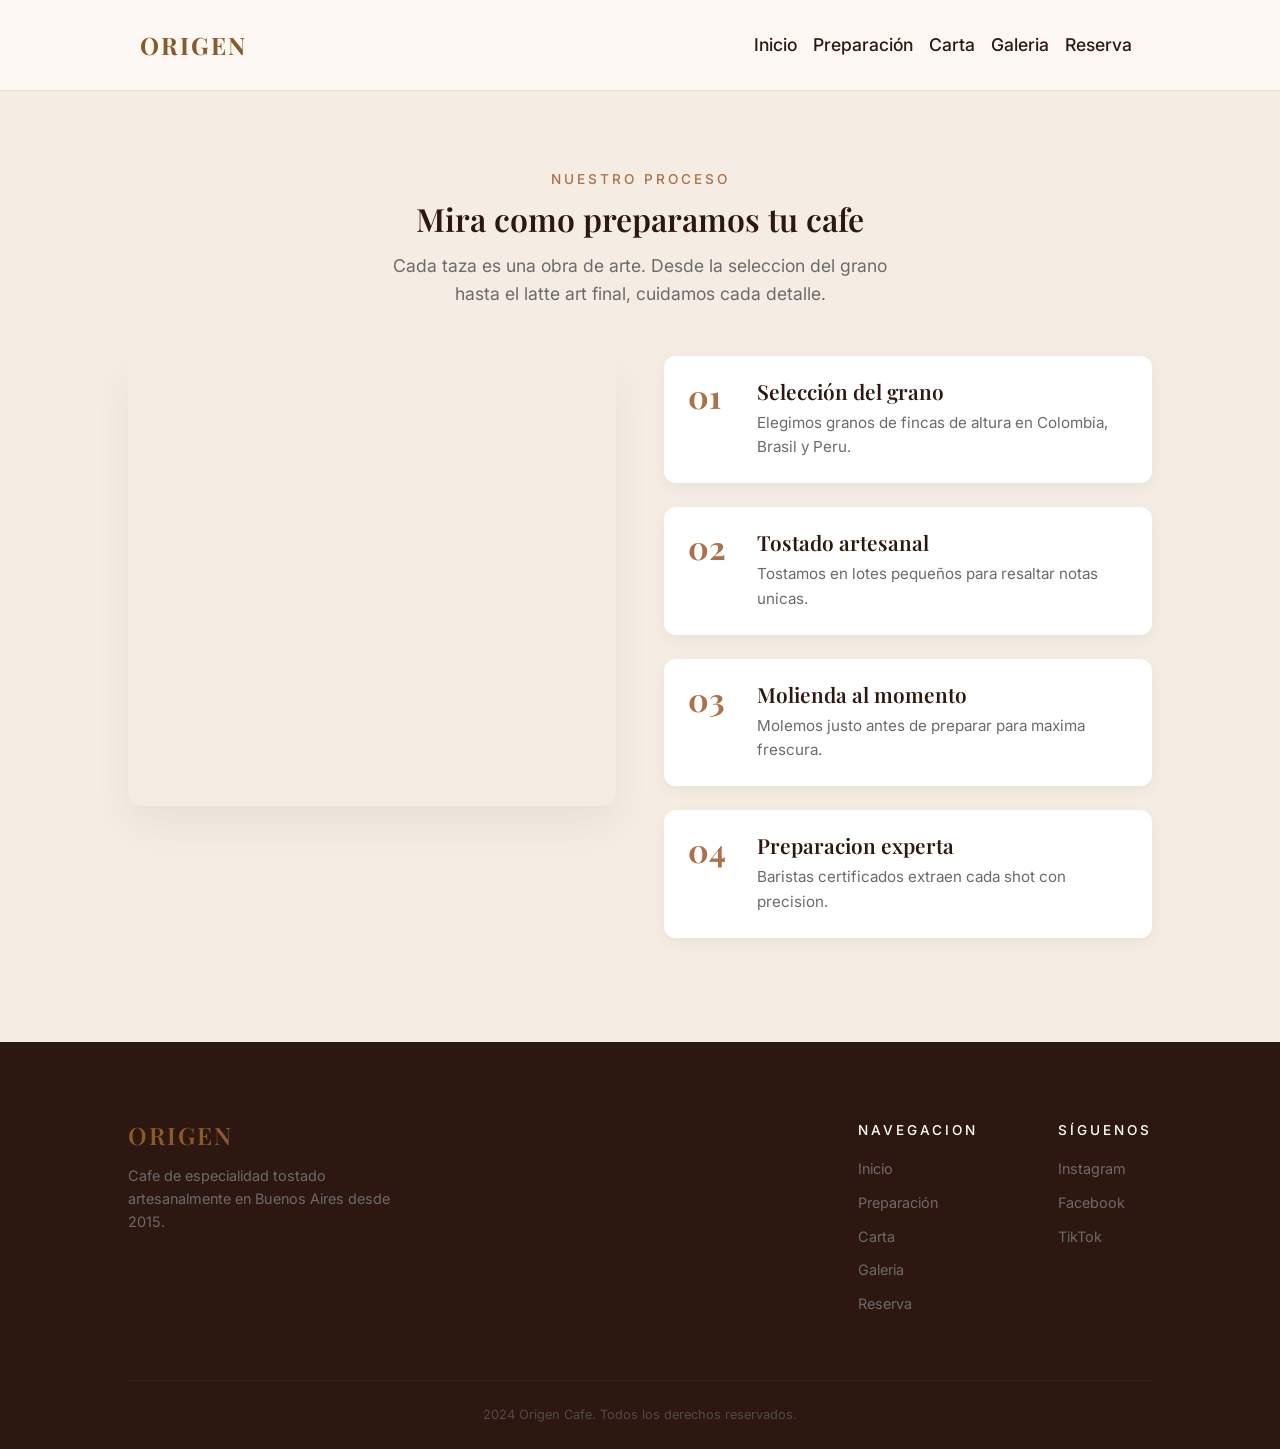
<file: pages/preparacion.html>
<!doctype html>
<html lang="en">
  <head>
    <meta charset="UTF-8" />
    <meta name="viewport" content="width=device-width, initial-scale=1.0" />
    <!-- SEO Preparación -->
    <title>Nuestro Proceso | Cómo preparamos tu café en Origen</title>
    <meta
      name="description"
      content="Descubrí el secreto detrás de nuestra taza perfecta. Desde la selección de granos de altura hasta el tostado artesanal y la molienda al momento."
    />
    <meta
      name="keywords"
      content="proceso del café, tostado artesanal, baristas certificados, selección de granos, métodos de filtrado"
    />

    <link
      rel="canonical"
      href="https://origin-cafe.netlify.app/pages/preparacion.html"
    />

    <meta property="og:title" content="Métodos de Preparación - Origen Café" />
    <meta
      property="og:description"
      content="Descubrí el detrás de escena de nuestro café de especialidad y los métodos que usamos."
    />
    <meta
      property="og:image"
      content="https://origin-cafe.netlify.app/assets/img/barista-preparando.jpg"
    />
    <meta
      property="og:url"
      content="https://origin-cafe.netlify.app/pages/preparacion.html"
    />
    <meta property="og:type" content="website" />

    <link rel="icon" type="image/png" href="../assets/img/favicon.png" />
    <link
      href="https://cdn.jsdelivr.net/npm/bootstrap@5.3.3/dist/css/bootstrap.min.css"
      rel="stylesheet"
    />
    <link rel="preconnect" href="https://fonts.googleapis.com" />
    <link rel="preconnect" href="https://fonts.gstatic.com" crossorigin />
    <link
      href="https://fonts.googleapis.com/css2?family=Inter:wght@400;700&family=Playfair+Display:wght@700&display=swap"
      rel="stylesheet"
    />
    <link rel="stylesheet" href="../css/styles.css" />
  </head>
  <body>
    <header>
      <nav class="navbar navbar-expand-lg index-header-superior">
        <div class="container-fluid">
          <!-- 1. Logo -->
          <a class="logo" href="../index.html">Origen</a>

          <!-- 2. Botón Reservar (SOLO MÓVIL) + Hamburguesa -->
          <!-- 'd-lg-none' hace que desaparezca cuando la pantalla es grande -->
          <div class="d-flex align-items-center ms-auto">
            <a
              href="./reserva.html"
              class="boton-marron me-2 d-lg-none"
              style="
                text-decoration: none;
                padding: 0.5rem 1rem;
                font-size: 0.9rem;
              "
            >
              Reservar
            </a>

            <button
              class="navbar-toggler border-0 shadow-none"
              type="button"
              data-bs-toggle="collapse"
              data-bs-target="#navbarNav"
            >
              <span class="navbar-toggler-icon"></span>
            </button>
          </div>

          <!-- 3. Menú de navegación (Escritorio y Móvil) -->
          <div class="collapse navbar-collapse" id="navbarNav">
            <ul class="navbar-nav ms-auto align-items-center">
              <li class="nav-item">
                <a class="nav-link" href="../index.html">Inicio</a>
              </li>
              <li class="nav-item">
                <a class="nav-link" href="#">Preparación</a>
              </li>
              <li class="nav-item">
                <a class="nav-link" href="./carta.html">Carta</a>
              </li>
              <li class="nav-item">
                <a class="nav-link" href="./galeria.html">Galeria</a>
              </li>
              <!-- En escritorio, la gente reserva desde acá -->
              <li class="nav-item">
                <a class="nav-link" href="./reserva.html">Reserva</a>
              </li>
            </ul>
          </div>
        </div>
      </nav>
    </header>

    <main class="nosotros-main">
      <section class="nosotros-texto">
        <h4>Nuestro Proceso</h4>
        <h2>Mira como preparamos tu cafe</h2>
        <p>
          Cada taza es una obra de arte. Desde la seleccion del grano hasta el
          latte art final, cuidamos cada detalle.
        </p>
      </section>

      <section class="nosotros-seccion">
        <iframe
          width="560"
          height="315"
          src="https://www.youtube.com/embed/EVfosPGqyv8?si=k_GgeyCTX1N43IEB"
          title="YouTube video player"
          frameborder="0"
          allow="
            accelerometer;
            autoplay;
            clipboard-write;
            encrypted-media;
            gyroscope;
            picture-in-picture;
            web-share;
          "
          referrerpolicy="strict-origin-when-cross-origin"
          allowfullscreen
        ></iframe>
        <div class="cards-preparacion">
          <ol class="lista-proceso">
            <li>
              <span class="numero">01</span>
              <div class="contenido">
                <h3>Selección del grano</h3>
                <p>
                  Elegimos granos de fincas de altura en Colombia, Brasil y
                  Peru.
                </p>
              </div>
            </li>
            <li>
              <span class="numero">02</span>
              <div class="contenido">
                <h3>Tostado artesanal</h3>
                <p>Tostamos en lotes pequeños para resaltar notas unicas.</p>
              </div>
            </li>
            <li>
              <span class="numero">03</span>
              <div class="contenido">
                <h3>Molienda al momento</h3>
                <p>Molemos justo antes de preparar para maxima frescura.</p>
              </div>
            </li>
            <li>
              <span class="numero">04</span>
              <div class="contenido">
                <h3>Preparacion experta</h3>
                <p>Baristas certificados extraen cada shot con precision.</p>
              </div>
            </li>
          </ol>
        </div>
      </section>
    </main>

    <footer>
      <section class="index-footer-navegacion">
        <div class="footer-descripcion">
          <h3 class="h3-footer">Origen</h3>
          <p>
            Cafe de especialidad tostado artesanalmente en Buenos Aires desde
            2015.
          </p>
        </div>
        <section class="footer-links">
          <div>
            <h4 class="h4-footer">Navegacion</h4>
            <ul>
              <li><a class="footer-link" href="../index.html">Inicio</a></li>
              <li><a class="footer-link" href="#">Preparación</a></li>
              <li><a class="footer-link" href="./carta.html">Carta</a></li>
              <li><a class="footer-link" href="./galeria.html">Galeria</a></li>
              <li><a class="footer-link" href="./reserva.html">Reserva</a></li>
            </ul>
          </div>
          <div>
            <h4 class="h4-footer">Síguenos</h4>
            <ul>
              <li>
                <a
                  class="footer-link"
                  href="https://www.instagram.com/origencafe/"
                  >Instagram</a
                >
              </li>
              <li>
                <a
                  class="footer-link"
                  href="https://www.facebook.com/origencafe/"
                  >Facebook</a
                >
              </li>
              <li>
                <a class="footer-link" href="https://www.tiktok.com/@origencafe"
                  >TikTok</a
                >
              </li>
            </ul>
          </div>
        </section>
      </section>
      <section class="index-footer-derechos">
        <p>2024 Origen Cafe. Todos los derechos reservados.</p>
      </section>
    </footer>

    <script src="https://cdn.jsdelivr.net/npm/bootstrap@5.3.3/dist/js/bootstrap.bundle.min.js"></script>
  </body>
</html>
</file>
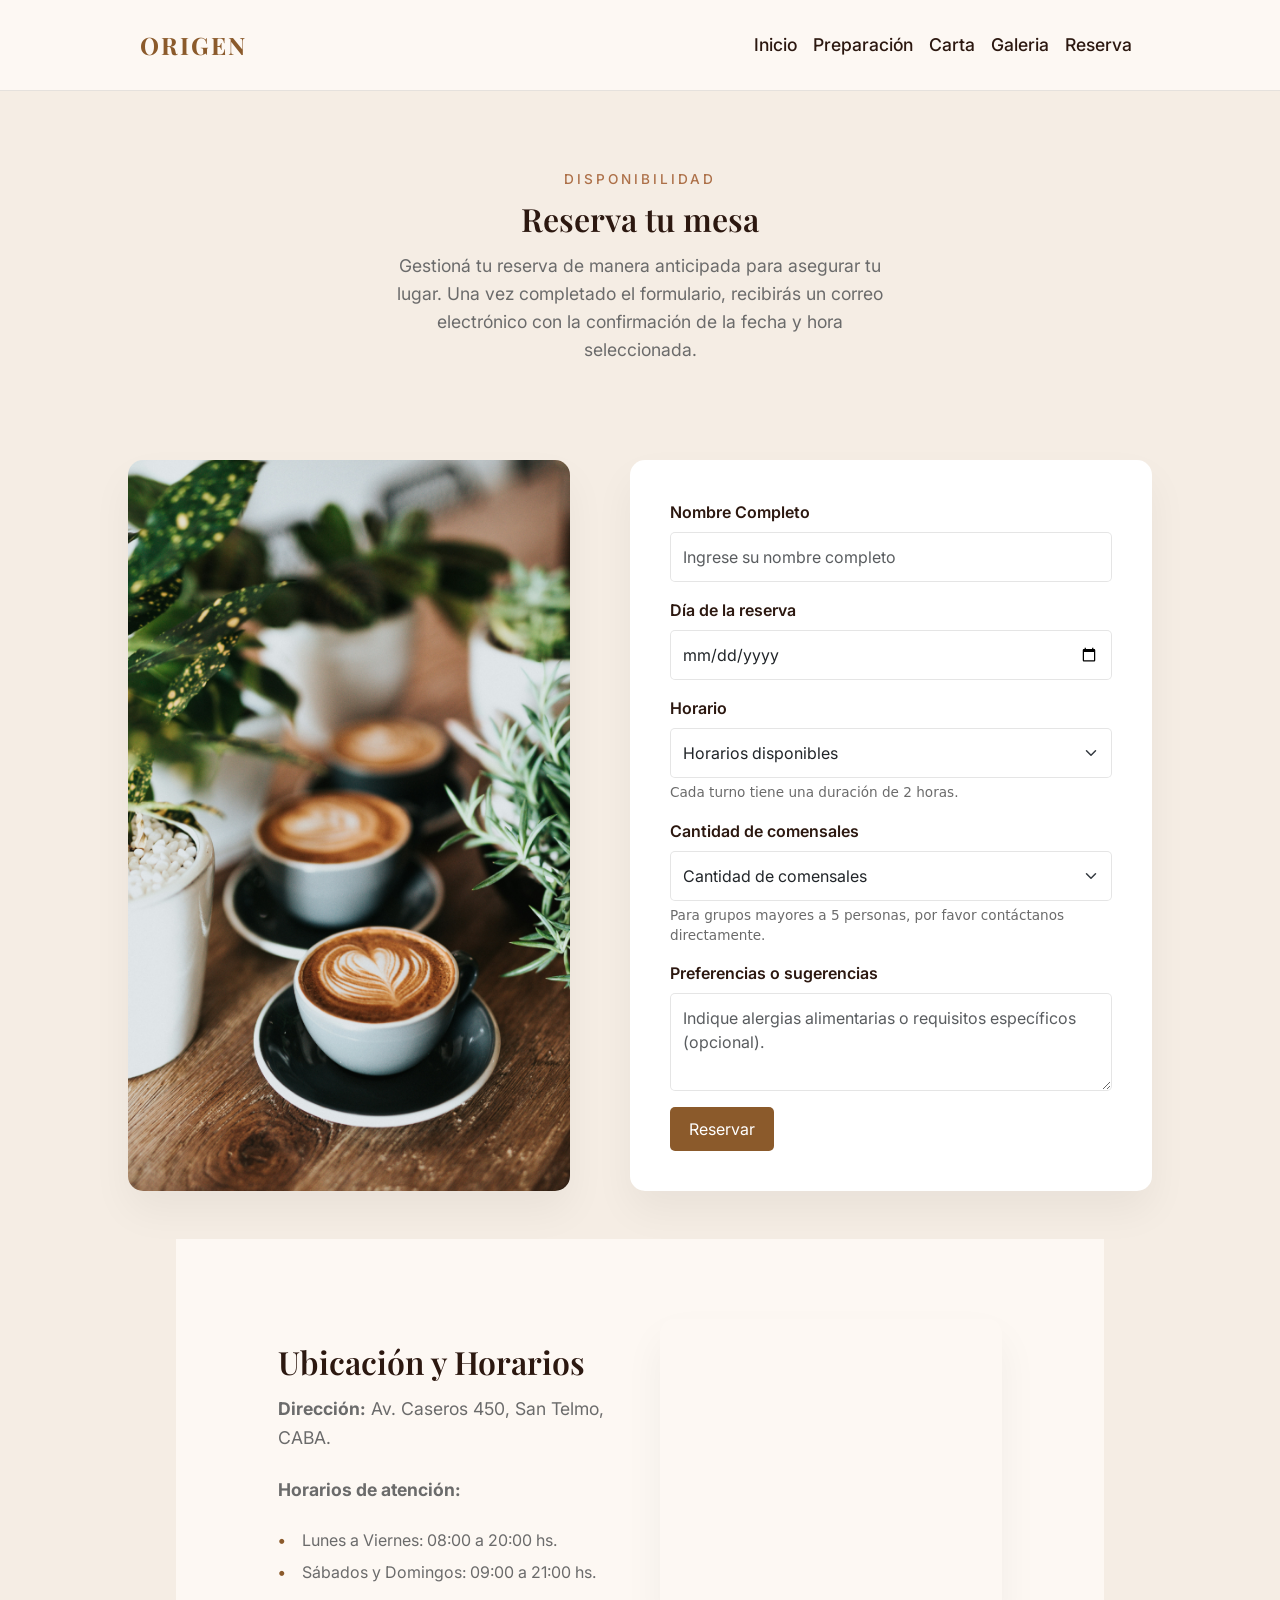
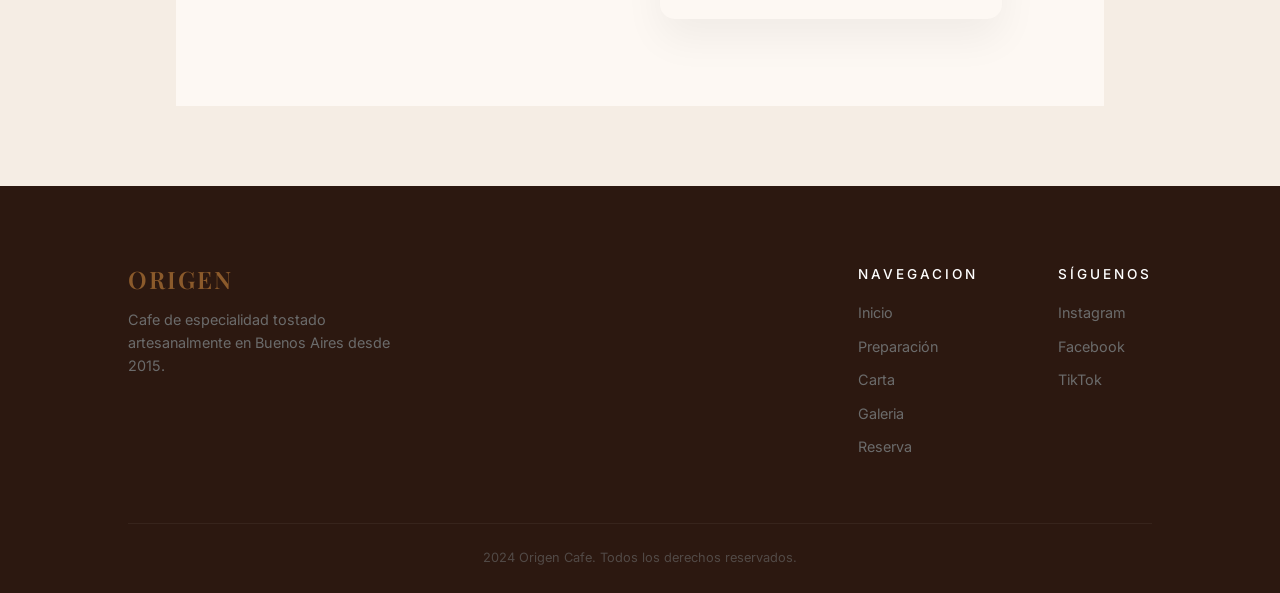
<file: pages/reserva.html>
<!doctype html>
<html lang="en">
  <head>
    <meta charset="UTF-8" />
    <meta name="viewport" content="width=device-width, initial-scale=1.0" />
    <!-- SEO Reserva -->
    <title>Reserva tu Mesa | Origen Café San Telmo</title>
    <meta
      name="description"
      content="Asegurá tu lugar en nuestra cafetería en San Telmo. Reservas online para desayunos, brunch y meriendas de especialidad."
    />
    <meta
      name="keywords"
      content="reservar mesa cafetería, café san telmo, brunch buenos aires, horarios origen café, cafetería avenida caseros"
    />

    <link
      rel="canonical"
      href="https://origin-cafe.netlify.app/pages/reserva.html"
    />

    <meta property="og:title" content="Reserva tu Mesa - Origen Café" />
    <meta
      property="og:description"
      content="Disfrutá la experiencia completa sin esperas. Reservá de forma rápida y sencilla."
    />
    <meta
      property="og:image"
      content="https://origin-cafe.netlify.app/assets/img/inicio-cafe.jpg"
    />
    <meta
      property="og:url"
      content="https://origin-cafe.netlify.app/pages/reserva.html"
    />
    <meta property="og:type" content="website" />

    <link rel="icon" type="image/png" href="../assets/img/favicon.png" />
    <link
      href="https://cdn.jsdelivr.net/npm/bootstrap@5.3.3/dist/css/bootstrap.min.css"
      rel="stylesheet"
    />
    <link rel="preconnect" href="https://fonts.googleapis.com" />
    <link rel="preconnect" href="https://fonts.gstatic.com" crossorigin />
    <link
      href="https://fonts.googleapis.com/css2?family=Inter:wght@400;700&family=Playfair+Display:wght@700&display=swap"
      rel="stylesheet"
    />
    <link rel="stylesheet" href="../css/styles.css" />
  </head>
  <body>
    <header>
      <nav class="navbar navbar-expand-lg index-header-superior">
        <div class="container-fluid">
          <!-- 1. Logo -->
          <a class="logo" href="../index.html">Origen</a>

          <!-- 2. Botón Reservar (SOLO MÓVIL) + Hamburguesa -->
          <!-- 'd-lg-none' hace que desaparezca cuando la pantalla es grande -->
          <div class="d-flex align-items-center ms-auto">
            <a
              href="./reserva.html"
              class="boton-marron me-2 d-lg-none"
              style="
                text-decoration: none;
                padding: 0.5rem 1rem;
                font-size: 0.9rem;
              "
            >
              Reservar
            </a>

            <button
              class="navbar-toggler border-0 shadow-none"
              type="button"
              data-bs-toggle="collapse"
              data-bs-target="#navbarNav"
            >
              <span class="navbar-toggler-icon"></span>
            </button>
          </div>

          <!-- 3. Menú de navegación (Escritorio y Móvil) -->
          <div class="collapse navbar-collapse" id="navbarNav">
            <ul class="navbar-nav ms-auto align-items-center">
              <li class="nav-item">
                <a class="nav-link" href="../index.html">Inicio</a>
              </li>
              <li class="nav-item">
                <a class="nav-link" href="./preparacion.html">Preparación</a>
              </li>
              <li class="nav-item">
                <a class="nav-link" href="./carta.html">Carta</a>
              </li>
              <li class="nav-item">
                <a class="nav-link" href="./galeria.html">Galeria</a>
              </li>
              <!-- En escritorio, la gente reserva desde acá -->
              <li class="nav-item">
                <a class="nav-link" href="#">Reserva</a>
              </li>
            </ul>
          </div>
        </div>
      </nav>
    </header>

    <main class="reserva-main">
      <section class="reserva-hero">
        <h4>Disponibilidad</h4>
        <h2>Reserva tu mesa</h2>
        <p>
          Gestioná tu reserva de manera anticipada para asegurar tu lugar. Una
          vez completado el formulario, recibirás un correo electrónico con la
          confirmación de la fecha y hora seleccionada.
        </p>
      </section>
      <section class="reserva-section">
        <div class="reserva-imagen">
          <img src="../assets/img/cafe-formulario.jpg" alt="Tazas de cafe" />
        </div>
        <div class="reserva-formulario">
          <form>
            <div class="mb-3">
              <label for="Nombre" class="form-label">Nombre Completo</label>
              <input
                type="text"
                class="form-control"
                id="Nombre"
                placeholder="Ingrese su nombre completo"
              />
            </div>

            <div class="mb-3">
              <label for="Fecha" class="form-label">Día de la reserva</label>
              <input type="date" class="form-control" id="Fecha" />
            </div>

            <div class="mb-3">
              <label for="Horario" class="form-label">Horario</label>
              <select
                class="form-select"
                id="Horario"
                aria-describedby="horarioHelpBlock"
              >
                <option selected>Horarios disponibles</option>
                <option value="1">08:00 a 10:00</option>
                <option value="2">10:00 a 12:00</option>
                <option value="3">16:00 a 18:00</option>
                <option value="4">18:00 a 20:00</option>
              </select>
              <div id="horarioHelpBlock" class="form-text">
                Cada turno tiene una duración de 2 horas.
              </div>
            </div>

            <div class="mb-3">
              <label for="Comensales" class="form-label"
                >Cantidad de comensales</label
              >
              <select
                class="form-select"
                id="Comensales"
                aria-describedby="comensalesHelpBlock"
              >
                <option selected>Cantidad de comensales</option>
                <option value="1">1 persona</option>
                <option value="2">2 personas</option>
                <option value="3">3 personas</option>
                <option value="4">4 personas</option>
                <option value="5">5 personas</option>
                <option value="6">Más de 5 personas</option>
              </select>
              <div id="comensalesHelpBlock" class="form-text">
                Para grupos mayores a 5 personas, por favor contáctanos
                directamente.
              </div>
            </div>

            <div class="mb-3">
              <label for="preferencia" class="form-label"
                >Preferencias o sugerencias</label
              >
              <textarea
                class="form-control"
                id="preferencia"
                rows="3"
                placeholder="Indique alergias alimentarias o requisitos específicos (opcional)."
              ></textarea>
            </div>

            <button type="submit" class="btn boton-marron">Reservar</button>
          </form>
        </div>
      </section>

      <section class="ubicacion">
        <div>
          <h2>Ubicación y Horarios</h2>
          <p><strong>Dirección:</strong> Av. Caseros 450, San Telmo, CABA.</p>
          <p class="texto-ubicacion"><strong>Horarios de atención:</strong></p>
          <ul>
            <li>Lunes a Viernes: 08:00 a 20:00 hs.</li>
            <li>Sábados y Domingos: 09:00 a 21:00 hs.</li>
          </ul>
        </div>
        <div>
          <iframe
            src="https://www.google.com/maps/embed?pb=!1m18!1m12!1m3!1d3283.1023558829675!2d-58.371779100000005!3d-34.62685359999999!2m3!1f0!2f0!3f0!3m2!1i1024!2i768!4f13.1!3m3!1m2!1s0x95bccb32d4c50513%3A0x946b238c560bca68!2sAv.%20Caseros%20450%2C%20C1152AAN%20Cdad.%20Aut%C3%B3noma%20de%20Buenos%20Aires!5e0!3m2!1ses!2sar!4v1776857555314!5m2!1ses!2sar"
            width="400"
            height="300"
            style="border: 0"
            allowfullscreen=""
            loading="lazy"
            referrerpolicy="no-referrer-when-downgrade"
          ></iframe>
        </div>
      </section>
    </main>

    <footer>
      <section class="index-footer-navegacion">
        <div class="footer-descripcion">
          <h3 class="h3-footer">Origen</h3>
          <p>
            Cafe de especialidad tostado artesanalmente en Buenos Aires desde
            2015.
          </p>
        </div>
        <section class="footer-links">
          <div>
            <h4 class="h4-footer">Navegacion</h4>
            <ul>
              <li><a class="footer-link" href="../index.html">Inicio</a></li>
              <li>
                <a class="footer-link" href="./preparacion.html">Preparación</a>
              </li>
              <li><a class="footer-link" href="./carta.html">Carta</a></li>
              <li><a class="footer-link" href="./galeria.html">Galeria</a></li>
              <li><a class="footer-link" href="#">Reserva</a></li>
            </ul>
          </div>
          <div>
            <h4 class="h4-footer">Síguenos</h4>
            <ul>
              <li>
                <a
                  class="footer-link"
                  href="https://www.instagram.com/origencafe/"
                  >Instagram</a
                >
              </li>
              <li>
                <a
                  class="footer-link"
                  href="https://www.facebook.com/origencafe/"
                  >Facebook</a
                >
              </li>
              <li>
                <a class="footer-link" href="https://www.tiktok.com/@origencafe"
                  >TikTok</a
                >
              </li>
            </ul>
          </div>
        </section>
      </section>
      <section class="index-footer-derechos">
        <p>2024 Origen Cafe. Todos los derechos reservados.</p>
      </section>
    </footer>

    <script src="https://cdn.jsdelivr.net/npm/bootstrap@5.3.3/dist/js/bootstrap.bundle.min.js"></script>
  </body>
</html>
</file>
<file: css/styles.css>
@charset "UTF-8";
* {
  margin: 0;
  padding: 0;
  box-sizing: border-box;
}

h1 {
  font-weight: 600;
  line-height: 1.1;
  font-family: "Playfair Display", Georgia, serif;
  font-size: 3rem;
  color: #2c1810;
  margin-bottom: 1rem;
}
@media screen and (min-width: 768px) {
  h1 {
    font-size: 4rem;
  }
}

h2, h3 {
  font-weight: 600;
  line-height: 1.1;
  font-family: "Playfair Display", Georgia, serif;
  color: #2c1810;
  margin-bottom: 1rem;
}

h2 {
  font-size: 2rem;
}

h3 {
  font-size: 1.25rem;
}

h4 {
  color: #ad7048;
  text-transform: uppercase;
  font-family: "Inter", -apple-system, sans-serif;
  letter-spacing: 3px;
  font-size: 0.85rem;
  margin-bottom: 0.8rem;
}

p {
  font-family: "Inter", -apple-system, sans-serif;
  font-size: 1.1rem;
  max-width: 500px;
  color: #6b6b6b;
  line-height: 1.6;
  margin-bottom: 1.5rem;
}

img {
  max-width: 100%;
  display: block;
  height: auto;
}

ol, ul {
  list-style: none;
  padding: 0;
}

@keyframes zoomFade {
  from {
    opacity: 0;
    transform: scale(0.95);
  }
  to {
    opacity: 1;
    transform: scale(1);
  }
}
.animacion-seccion {
  animation: zoomFade 1.2s ease-out forwards;
  opacity: 0;
}

.boton-marron {
  background-color: #8b5a2b;
  color: #ffffff;
  border: none;
  padding: 0.6rem 1.2rem;
  border-radius: 5px;
  font-family: "Inter", -apple-system, sans-serif;
  cursor: pointer;
  transition: all 0.3s ease;
  text-decoration: none;
  display: inline-block;
}
.boton-marron:hover {
  background-color: #6d4621;
  transform: translateY(-2px);
}

.boton-blanco {
  background-color: transparent;
  color: #2c1810;
  border: 1px solid #2c1810;
  padding: 0.6rem 1.2rem;
  border-radius: 5px;
  font-family: "Inter", -apple-system, sans-serif;
  cursor: pointer;
  transition: all 0.3s ease;
  text-decoration: none;
  display: inline-block;
}
.boton-blanco:hover {
  background-color: #2c1810;
  color: #ffffff;
  transform: translateY(-2px);
}

.reserva-main .reserva-imagen img, .index-main .index-main-fotos img {
  width: 100%;
  height: auto;
  border-radius: 15px;
  box-shadow: 0 20px 40px rgba(0, 0, 0, 0.05);
  display: block;
}

.cards-preparacion ol {
  list-style: none;
  padding: 0;
}
.cards-preparacion li {
  display: flex;
  align-items: flex-start;
  gap: 1.5rem;
  background-color: #ffffff;
  margin-bottom: 1.5rem;
  padding: 1.5rem;
  border-radius: 12px;
  box-shadow: 0 4px 15px rgba(0, 0, 0, 0.05);
  transition: transform 0.3s ease;
}
.cards-preparacion li:hover {
  transform: translateY(-5px);
}
.cards-preparacion li .numero {
  font-family: "Playfair Display", Georgia, serif;
  font-size: 2rem;
  font-weight: bold;
  color: #ad7048;
  line-height: 1;
  min-width: 45px;
}
.cards-preparacion li .contenido h3 {
  margin-bottom: 0.5rem;
  font-size: 1.3rem;
}
.cards-preparacion li .contenido p {
  margin-bottom: 0;
  font-size: 0.95rem;
}

header {
  background-color: #fdf8f3;
}
header .index-header-superior {
  padding: 1rem 1.5rem;
  border-bottom: 1px solid rgba(128, 128, 128, 0.2);
  background-color: transparent !important;
}
@media screen and (min-width: 1024px) {
  header .index-header-superior {
    padding: 1.5rem 10%;
  }
}
header .index-header-superior .logo {
  color: #8b5a2b !important;
  font-family: "Playfair Display", Georgia, serif;
  font-weight: bold;
  font-size: 1.5rem;
  text-decoration: none;
  text-transform: uppercase;
  letter-spacing: 2px;
}
header .index-header-superior .nav-item {
  padding: 0.8rem 0;
  border-bottom: 1px solid rgba(0, 0, 0, 0.05);
}
header .index-header-superior .nav-item:last-child {
  border-bottom: none;
}
@media screen and (min-width: 768px) {
  header .index-header-superior .nav-item {
    padding: 0;
    border-bottom: none;
  }
}
header .index-header-superior .nav-link {
  font-family: "Inter", -apple-system, sans-serif;
  font-weight: 500;
  color: #2c1810 !important;
  font-size: 1.1rem;
  transition: all 0.3s ease;
}
header .index-header-superior .nav-link:hover {
  color: #8b5a2b !important;
}
header .index-header-inferior {
  padding: 3rem 1.5rem;
}
@media screen and (min-width: 768px) {
  header .index-header-inferior {
    padding: 5rem 10%;
  }
}
header .index-header-inferior {
  display: flex;
  flex-direction: column;
  min-height: 70vh;
  justify-content: center;
}
@media screen and (min-width: 768px) {
  header .index-header-inferior {
    flex-direction: row;
    align-items: center;
    gap: 50px;
  }
}
header .index-header-inferior .index-header-inicio {
  flex: 1;
  display: flex;
  flex-direction: column;
  justify-content: center;
  align-items: flex-start;
  gap: 10px;
}
header .index-header-inferior .index-header-botones {
  display: flex;
  gap: 15px;
  margin-top: 1rem;
}
header .index-header-inferior .index-header-fotos {
  flex: 1;
  margin-top: 3rem;
  position: relative;
}
@media screen and (min-width: 768px) {
  header .index-header-inferior .index-header-fotos {
    margin-top: 0;
  }
}
header .index-header-inferior .index-header-fotos img {
  width: 100%;
  height: auto;
  border-radius: 15px;
  box-shadow: 0 20px 40px rgba(0, 0, 0, 0.05);
}
@media screen and (min-width: 1024px) {
  header .index-header-inferior .index-header-fotos img {
    max-width: 500px;
    display: block;
    margin-left: auto;
  }
}

.badge-custom {
  position: absolute;
  bottom: -20px;
  right: -10px;
  background-color: #8b5a2b;
  color: #ffffff;
  padding: 1.2rem;
  text-align: center;
  border-radius: 12px;
  box-shadow: 0 10px 25px rgba(44, 24, 16, 0.2);
  z-index: 10;
}
.badge-custom .badge-numero {
  font-family: "Playfair Display", Georgia, serif;
  font-size: 2rem;
  font-weight: bold;
  display: block;
  line-height: 1;
}
.badge-custom .badge-texto {
  font-family: "Inter", -apple-system, sans-serif;
  font-size: 0.7rem;
  letter-spacing: 1px;
  text-transform: uppercase;
  display: block;
  margin-top: 5px;
}

.index-main {
  background-color: #f5ede4;
  padding: 3rem 1.5rem;
}
@media screen and (min-width: 768px) {
  .index-main {
    padding: 5rem 10%;
  }
}
.index-main {
  display: flex;
  flex-direction: column;
}
@media screen and (min-width: 768px) {
  .index-main {
    flex-direction: row;
    align-items: flex-start;
    gap: 60px;
  }
}
.index-main .index-main-fotos {
  margin-bottom: 2rem;
  display: flex;
  gap: 10px;
  flex-direction: column;
}
.index-main .index-main-fotos img {
  max-width: 500px;
}
.index-main .index-main-fotos .img-interior-cafeteria {
  display: none;
}
@media screen and (min-width: 768px) {
  .index-main .index-main-fotos .img-interior-cafeteria {
    display: block;
    margin-top: -40px;
    margin-left: 30px;
  }
}
.index-main .index-main-historia {
  display: flex;
  gap: 12px;
  flex-direction: column;
}
.index-main article {
  border-left: 3px solid #8b5a2b;
  padding-left: 1rem;
  transition: all 0.3s ease;
}
.index-main article:hover {
  border-left-color: #ad7048;
  padding-left: 1.2rem;
}
.index-main article p {
  font-size: 1rem;
  margin-bottom: 0;
}

.nosotros-main {
  background-color: #f5ede4;
  padding: 3rem 1.5rem;
}
@media screen and (min-width: 768px) {
  .nosotros-main {
    padding: 5rem 10%;
  }
}
.nosotros-main {
  display: flex;
  flex-direction: column;
}

.nosotros-texto {
  text-align: center;
  max-width: 700px;
  margin: 0 auto 3rem auto;
}
.nosotros-texto p {
  margin: 0 auto;
}

.nosotros-seccion {
  display: flex;
  flex-direction: column;
  gap: 2rem;
}
.nosotros-seccion iframe {
  width: 100%;
  height: 300px;
  border: none;
  border-radius: 15px;
  box-shadow: 0 20px 40px rgba(0, 0, 0, 0.05);
}
@media screen and (min-width: 768px) {
  .nosotros-seccion {
    flex-direction: row;
    align-items: flex-start;
    gap: 3rem;
  }
  .nosotros-seccion iframe {
    flex: 1;
    height: 450px;
  }
  .nosotros-seccion .cards-preparacion {
    flex: 1;
  }
}

.carta-main {
  background-color: #f5ede4;
  padding: 3rem 1.5rem;
}
@media screen and (min-width: 768px) {
  .carta-main {
    padding: 5rem 10%;
  }
}
.carta-main {
  display: flex;
  flex-direction: column;
  gap: 3rem;
}
.carta-main section:first-child {
  text-align: center;
  max-width: 700px;
  margin: 0 auto 3rem auto;
}
.carta-main section:first-child p {
  margin: 0 auto;
}
.carta-main section:first-child h2 {
  margin-top: 0.5rem;
}
.carta-main .section-menu {
  display: flex;
  flex-direction: column;
  gap: 4rem;
}
@media screen and (min-width: 1024px) {
  .carta-main .section-menu {
    flex-direction: row;
    align-items: flex-start;
    gap: 5%;
  }
}
.carta-main .section-menu div {
  flex: 1;
}
.carta-main .carta-titulo {
  font-family: "Playfair Display", Georgia, serif;
  color: #8b5a2b;
  text-align: center;
  margin-bottom: 2rem;
  position: relative;
  padding-bottom: 10px;
}
.carta-main .carta-titulo::after {
  content: "";
  position: absolute;
  bottom: 0;
  left: 50%;
  transform: translateX(-50%);
  width: 50px;
  height: 2px;
  background-color: #ad7048;
}
@media screen and (min-width: 768px) {
  .carta-main .carta-titulo {
    text-align: left;
  }
  .carta-main .carta-titulo::after {
    left: 0;
    transform: none;
  }
}
.carta-main .table {
  --bs-table-bg: transparent;
  margin-bottom: 0;
}
.carta-main .table thead th {
  font-family: "Inter", -apple-system, sans-serif;
  text-transform: uppercase;
  font-size: 0.75rem;
  letter-spacing: 1.5px;
  color: #ad7048;
  border-bottom: 2px solid #8b5a2b;
  padding-bottom: 1rem;
}
.carta-main .table tbody td {
  padding: 1.2rem 0.5rem;
  vertical-align: middle;
  font-family: "Inter", -apple-system, sans-serif;
  color: #2c1810;
  border-bottom: 1px solid rgba(0, 0, 0, 0.05);
}
.carta-main .table tbody td:first-child {
  font-weight: 600;
}
.carta-main .table tbody td:last-child {
  font-weight: bold;
  color: #8b5a2b;
  text-align: right;
}
.carta-main .table tbody tr {
  transition: all 0.3s ease;
}
.carta-main .table tbody tr:hover {
  background-color: rgba(139, 90, 43, 0.05);
}

.reserva-main {
  background-color: #f5ede4;
  padding: 3rem 1.5rem;
}
@media screen and (min-width: 768px) {
  .reserva-main {
    padding: 5rem 10%;
  }
}
.reserva-main {
  display: flex;
  flex-direction: column;
  align-items: center;
  gap: 3rem;
}
.reserva-main .reserva-hero {
  text-align: center;
  max-width: 700px;
  margin: 0 auto 3rem auto;
}
.reserva-main .reserva-hero p {
  margin: 0 auto;
}
.reserva-main .reserva-section {
  display: flex;
  flex-direction: column;
  gap: 30px;
  width: 100%;
  max-width: 1100px;
}
@media screen and (min-width: 768px) {
  .reserva-main .reserva-section {
    flex-direction: row;
    align-items: stretch;
    gap: 60px;
  }
}
.reserva-main .reserva-imagen {
  flex: 1;
}
.reserva-main .reserva-imagen img {
  height: 100%;
  object-fit: cover;
}
.reserva-main .reserva-formulario {
  flex: 1;
  background-color: #ffffff;
  padding: 2.5rem;
  border-radius: 15px;
  box-shadow: 0 20px 40px rgba(0, 0, 0, 0.05);
}
.reserva-main .reserva-formulario .form-label {
  font-family: "Inter", -apple-system, sans-serif;
  font-weight: 600;
  color: #2c1810;
  margin-bottom: 0.5rem;
}
.reserva-main .reserva-formulario .form-control, .reserva-main .reserva-formulario .form-select {
  padding: 0.75rem;
  border: 1px solid rgba(0, 0, 0, 0.1);
  border-radius: 5px;
  font-family: "Inter", -apple-system, sans-serif;
}
.reserva-main .reserva-formulario .form-control:focus, .reserva-main .reserva-formulario .form-select:focus {
  border-color: #8b5a2b;
  box-shadow: 0 0 0 0.25rem rgba(139, 90, 43, 0.15);
  outline: none;
}
.reserva-main .reserva-formulario .form-text {
  font-size: 0.85rem;
  color: #6b6b6b;
}

.ubicacion {
  background-color: #fdf8f3;
  padding: 3rem 1.5rem;
}
@media screen and (min-width: 768px) {
  .ubicacion {
    padding: 5rem 10%;
  }
}
.ubicacion {
  display: flex;
  flex-direction: column;
  gap: 40px;
}
@media screen and (min-width: 768px) {
  .ubicacion {
    flex-direction: row;
    align-items: center;
    justify-content: space-between;
  }
}
.ubicacion div {
  flex: 1;
}
.ubicacion iframe {
  width: 100%;
  border-radius: 15px;
  box-shadow: 0 20px 40px rgba(0, 0, 0, 0.05);
}
.ubicacion ul {
  margin-top: 1rem;
}
.ubicacion ul li {
  font-family: "Inter", -apple-system, sans-serif;
  color: #6b6b6b;
  margin-bottom: 0.5rem;
  position: relative;
  padding-left: 1.5rem;
}
.ubicacion ul li::before {
  content: "•";
  color: #8b5a2b;
  position: absolute;
  left: 0;
  font-weight: bold;
}

.galeria-main {
  background-color: #f5ede4;
  padding: 3rem 1.5rem;
}
@media screen and (min-width: 768px) {
  .galeria-main {
    padding: 5rem 10%;
  }
}
.galeria-main .galeria-intro {
  text-align: center;
  max-width: 700px;
  margin: 0 auto 3rem auto;
}
.galeria-main .galeria-intro p {
  margin: 0 auto;
}
.galeria-main .galeria-grid {
  display: grid;
  grid-template-columns: repeat(2, 1fr);
  grid-auto-rows: 150px;
  gap: 15px;
  grid-auto-flow: dense;
}
@media screen and (min-width: 768px) {
  .galeria-main .galeria-grid {
    grid-template-columns: repeat(auto-fill, minmax(250px, 1fr));
    grid-auto-rows: 200px;
    gap: 25px;
  }
}
.galeria-main .galeria-grid .galeria-item {
  position: relative;
  overflow: hidden;
  border-radius: 15px;
  box-shadow: 0 20px 40px rgba(0, 0, 0, 0.05);
}
.galeria-main .galeria-grid .galeria-item img {
  width: 100%;
  height: 100%;
  object-fit: cover;
  transition: transform 0.5s ease;
}
.galeria-main .galeria-grid .galeria-item--wide {
  grid-column: span 2;
}
.galeria-main .galeria-grid .galeria-item--tall {
  grid-row: span 2;
}
@media (hover: hover) {
  .galeria-main .galeria-grid .galeria-item:hover img {
    transform: scale(1.1);
  }
  .galeria-main .galeria-grid .galeria-item::after {
    content: "";
    position: absolute;
    top: 0;
    left: 0;
    width: 100%;
    height: 100%;
    background-color: rgba(44, 24, 16, 0.2);
    opacity: 0;
    transition: all 0.3s ease;
  }
  .galeria-main .galeria-grid .galeria-item:hover::after {
    opacity: 1;
  }
}

footer {
  background-color: #2c1810;
  color: #ffffff;
  padding: 3rem 1.5rem;
}
@media screen and (min-width: 768px) {
  footer {
    padding: 5rem 10%;
  }
}
footer {
  padding-bottom: 1.5rem;
  display: flex;
  flex-direction: column;
  align-items: center;
}
footer .index-footer-navegacion {
  display: flex;
  flex-direction: column;
  gap: 2.5rem;
  width: 100%;
  max-width: 1100px;
}
@media screen and (min-width: 768px) {
  footer .index-footer-navegacion {
    flex-direction: row;
    justify-content: space-between;
    align-items: flex-start;
  }
}
footer .footer-descripcion {
  text-align: center;
}
@media screen and (min-width: 768px) {
  footer .footer-descripcion {
    text-align: left;
    max-width: 300px;
  }
}
footer .footer-descripcion .h3-footer {
  color: #8b5a2b;
  font-family: "Playfair Display", Georgia, serif;
  font-size: 1.5rem;
  text-transform: uppercase;
  letter-spacing: 2px;
  margin-bottom: 1rem;
}
footer .footer-descripcion p {
  color: #6b6b6b;
  font-size: 0.9rem;
  line-height: 1.6;
  margin: 0 auto;
}
@media screen and (min-width: 768px) {
  footer .footer-descripcion p {
    margin: 0;
  }
}
footer .footer-links {
  display: flex;
  width: 100%;
  justify-content: space-around;
}
@media screen and (min-width: 768px) {
  footer .footer-links {
    width: auto;
    gap: 5rem;
    justify-content: flex-end;
  }
}
footer .footer-links h4 {
  color: #ffffff;
  font-size: 0.85rem;
  margin-bottom: 1.2rem;
}
footer .footer-links li {
  margin-bottom: 0.6rem;
}
footer .footer-links .footer-link {
  color: #6b6b6b;
  text-decoration: none;
  font-size: 0.9rem;
  font-family: "Inter", -apple-system, sans-serif;
  transition: all 0.3s ease;
  display: inline-block;
}
footer .footer-links .footer-link:hover {
  color: #8b5a2b;
  transform: translateX(5px);
}
footer .index-footer-derechos {
  width: 100%;
  max-width: 1100px;
  margin-top: 3rem;
  padding-top: 1.5rem;
  border-top: 1px solid rgba(255, 255, 255, 0.05);
  text-align: center;
}
footer .index-footer-derechos p {
  color: rgba(107, 107, 107, 0.6);
  font-size: 0.8rem;
  max-width: 100%;
  margin-bottom: 0;
}

/*# sourceMappingURL=styles.css.map */
</file>
